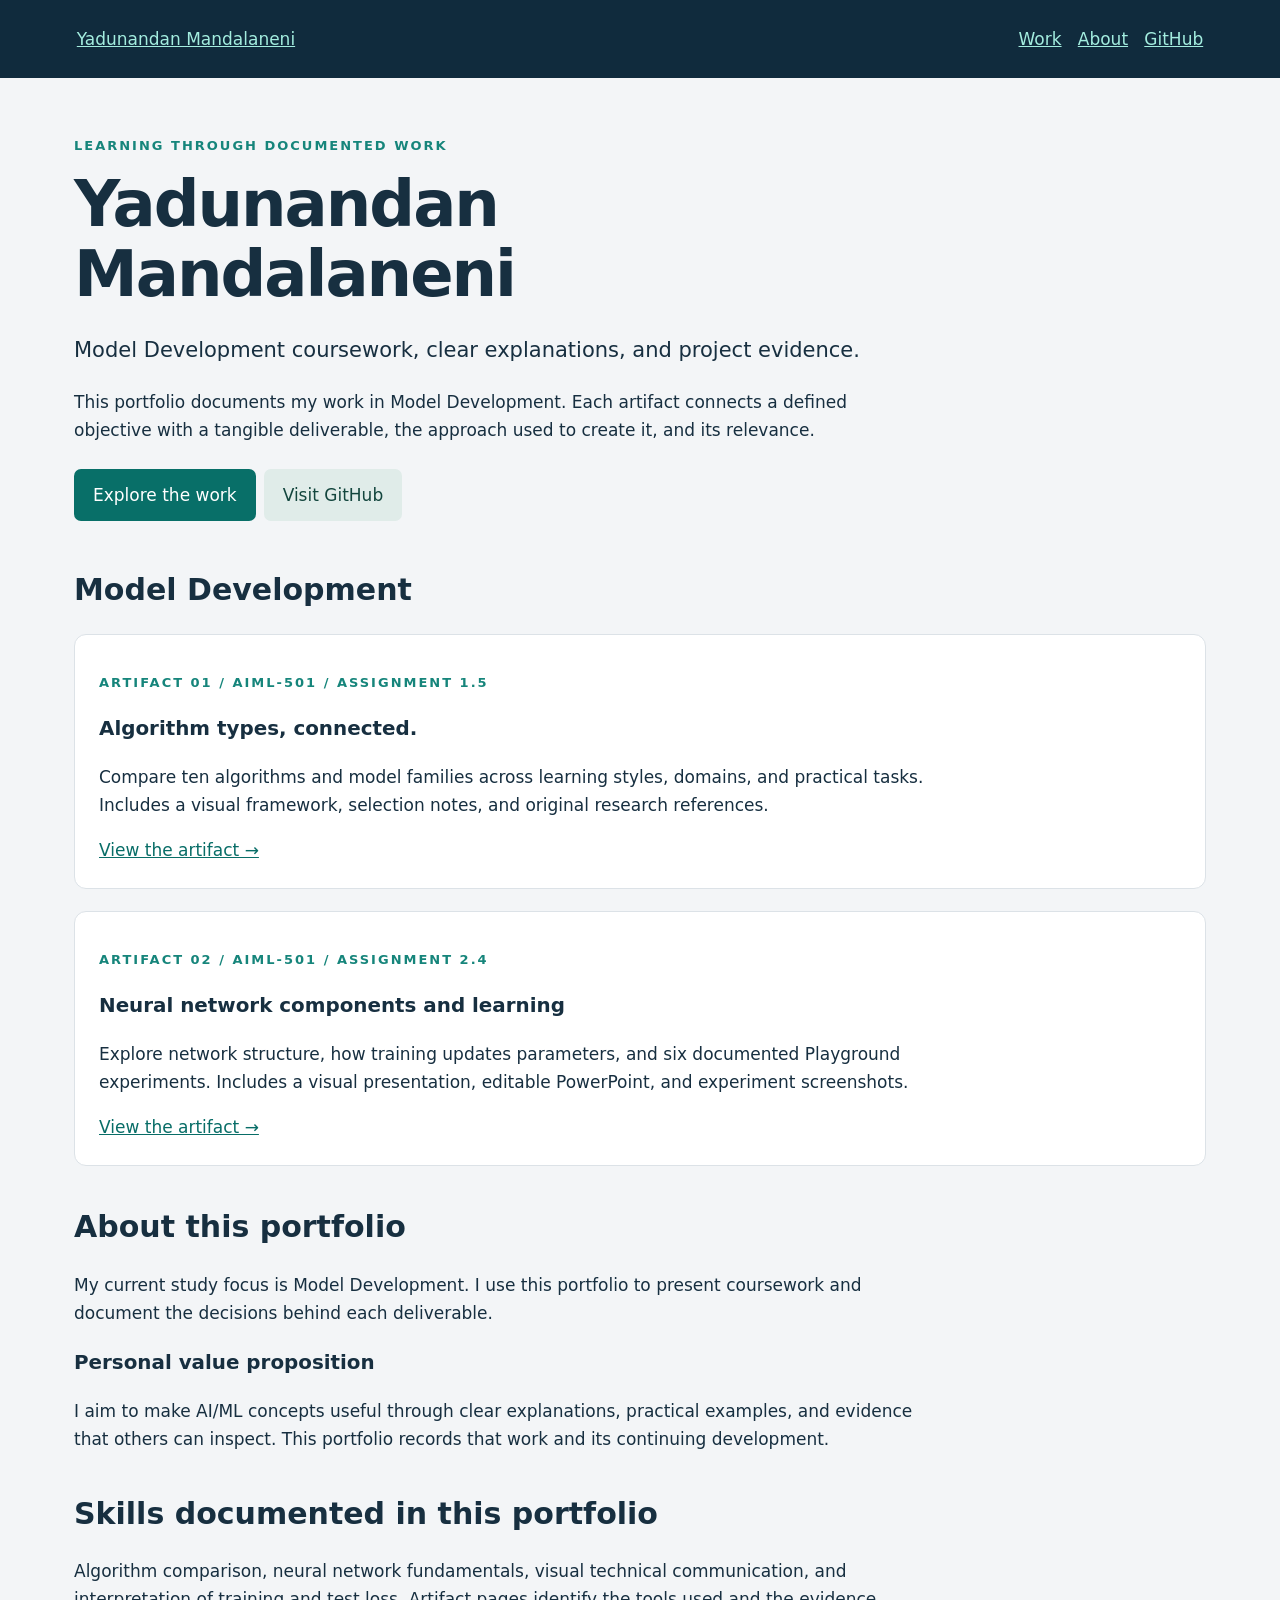
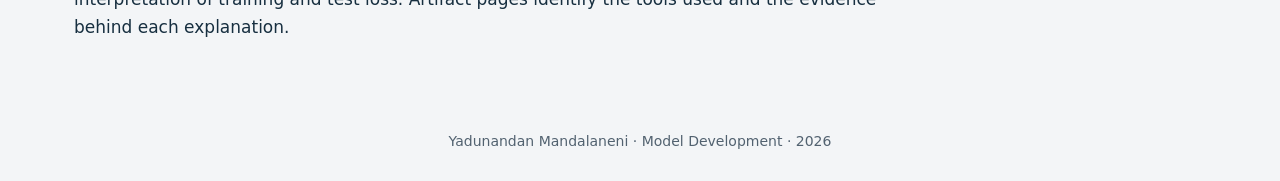
<file: index.html>
<!doctype html><html lang="en"><head><meta charset="utf-8"><meta name="viewport" content="width=device-width,initial-scale=1"><title>Model Development Portfolio | Yadunandan Mandalaneni</title><meta name="description" content="Model Development Portfolio - Model Development coursework and project evidence."><link rel="stylesheet" href="styles.css"></head><body><header><nav><a href="index.html">Yadunandan Mandalaneni</a><span><a href="index.html#work">Work</a> &nbsp; <a href="index.html#about">About</a> &nbsp; <a href="https://github.com/Nandan09-12">GitHub</a></span></nav></header><main><p class="eyebrow">Learning through documented work</p><h1>Yadunandan<br>Mandalaneni</h1><p class="lead">Model Development coursework, clear explanations, and project evidence.</p><p>This portfolio documents my work in Model Development. Each artifact connects a defined objective with a tangible deliverable, the approach used to create it, and its relevance.</p><a class="button" href="#work">Explore the work</a><a class="button secondary" href="https://github.com/Nandan09-12">Visit GitHub</a><section id="work"><h2>Model Development</h2><article class="panel"><p class="eyebrow">Artifact 01 / AIML-501 / Assignment 1.5</p><h3>Algorithm types, connected.</h3><p>Compare ten algorithms and model families across learning styles, domains, and practical tasks. Includes a visual framework, selection notes, and original research references.</p><a href="courses/model-development/algorithm-types/index.html">View the artifact →</a></article><article class="panel"><p class="eyebrow">Artifact 02 / AIML-501 / Assignment 2.4</p><h3>Neural network components and learning</h3><p>Explore network structure, how training updates parameters, and six documented Playground experiments. Includes a visual presentation, editable PowerPoint, and experiment screenshots.</p><a href="courses/model-development/neural-network-components/">View the artifact →</a></article></section><section id="about"><h2>About this portfolio</h2><p>My current study focus is Model Development. I use this portfolio to present coursework and document the decisions behind each deliverable.</p><h3>Personal value proposition</h3><p>I aim to make AI/ML concepts useful through clear explanations, practical examples, and evidence that others can inspect. This portfolio records that work and its continuing development.</p></section><section id="skills"><h2>Skills documented in this portfolio</h2><p>Algorithm comparison, neural network fundamentals, visual technical communication, and interpretation of training and test loss. Artifact pages identify the tools used and the evidence behind each explanation.</p></section></main><footer>Yadunandan Mandalaneni · Model Development · 2026</footer></body></html>
</file>
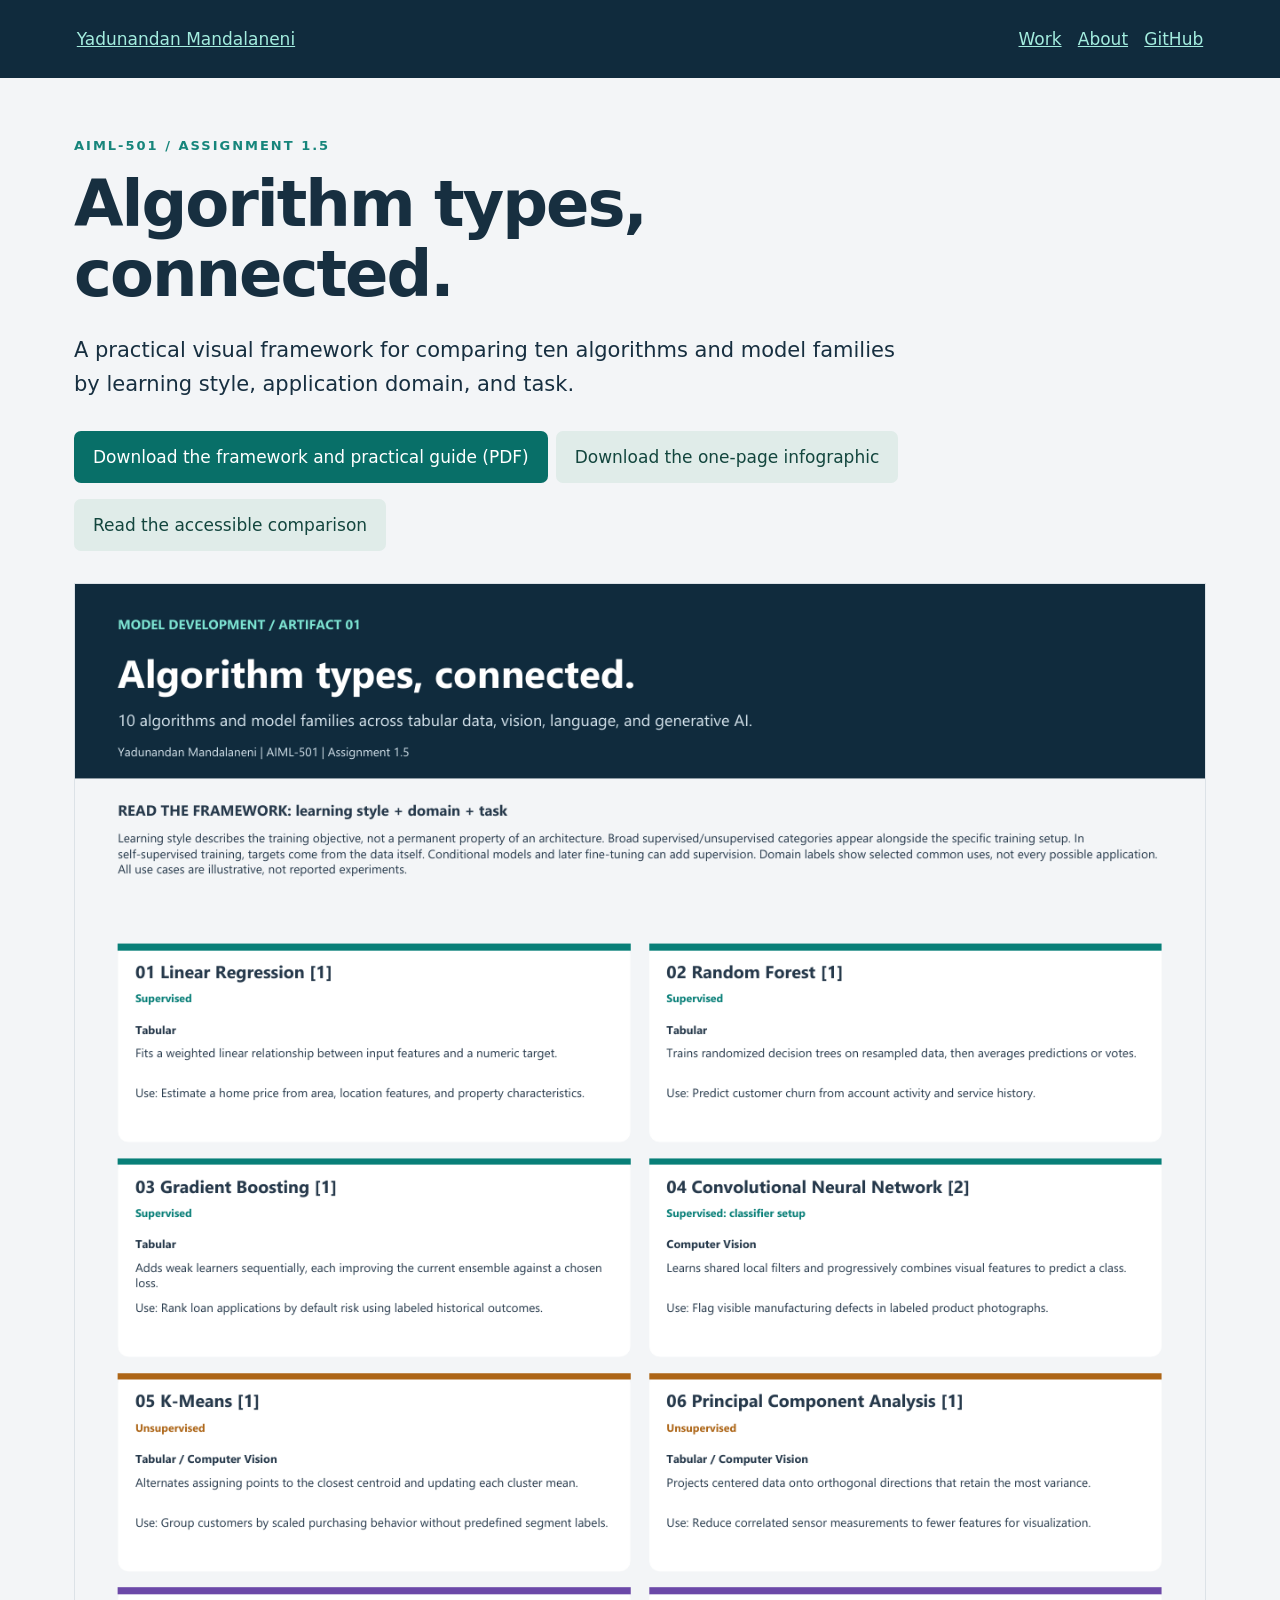
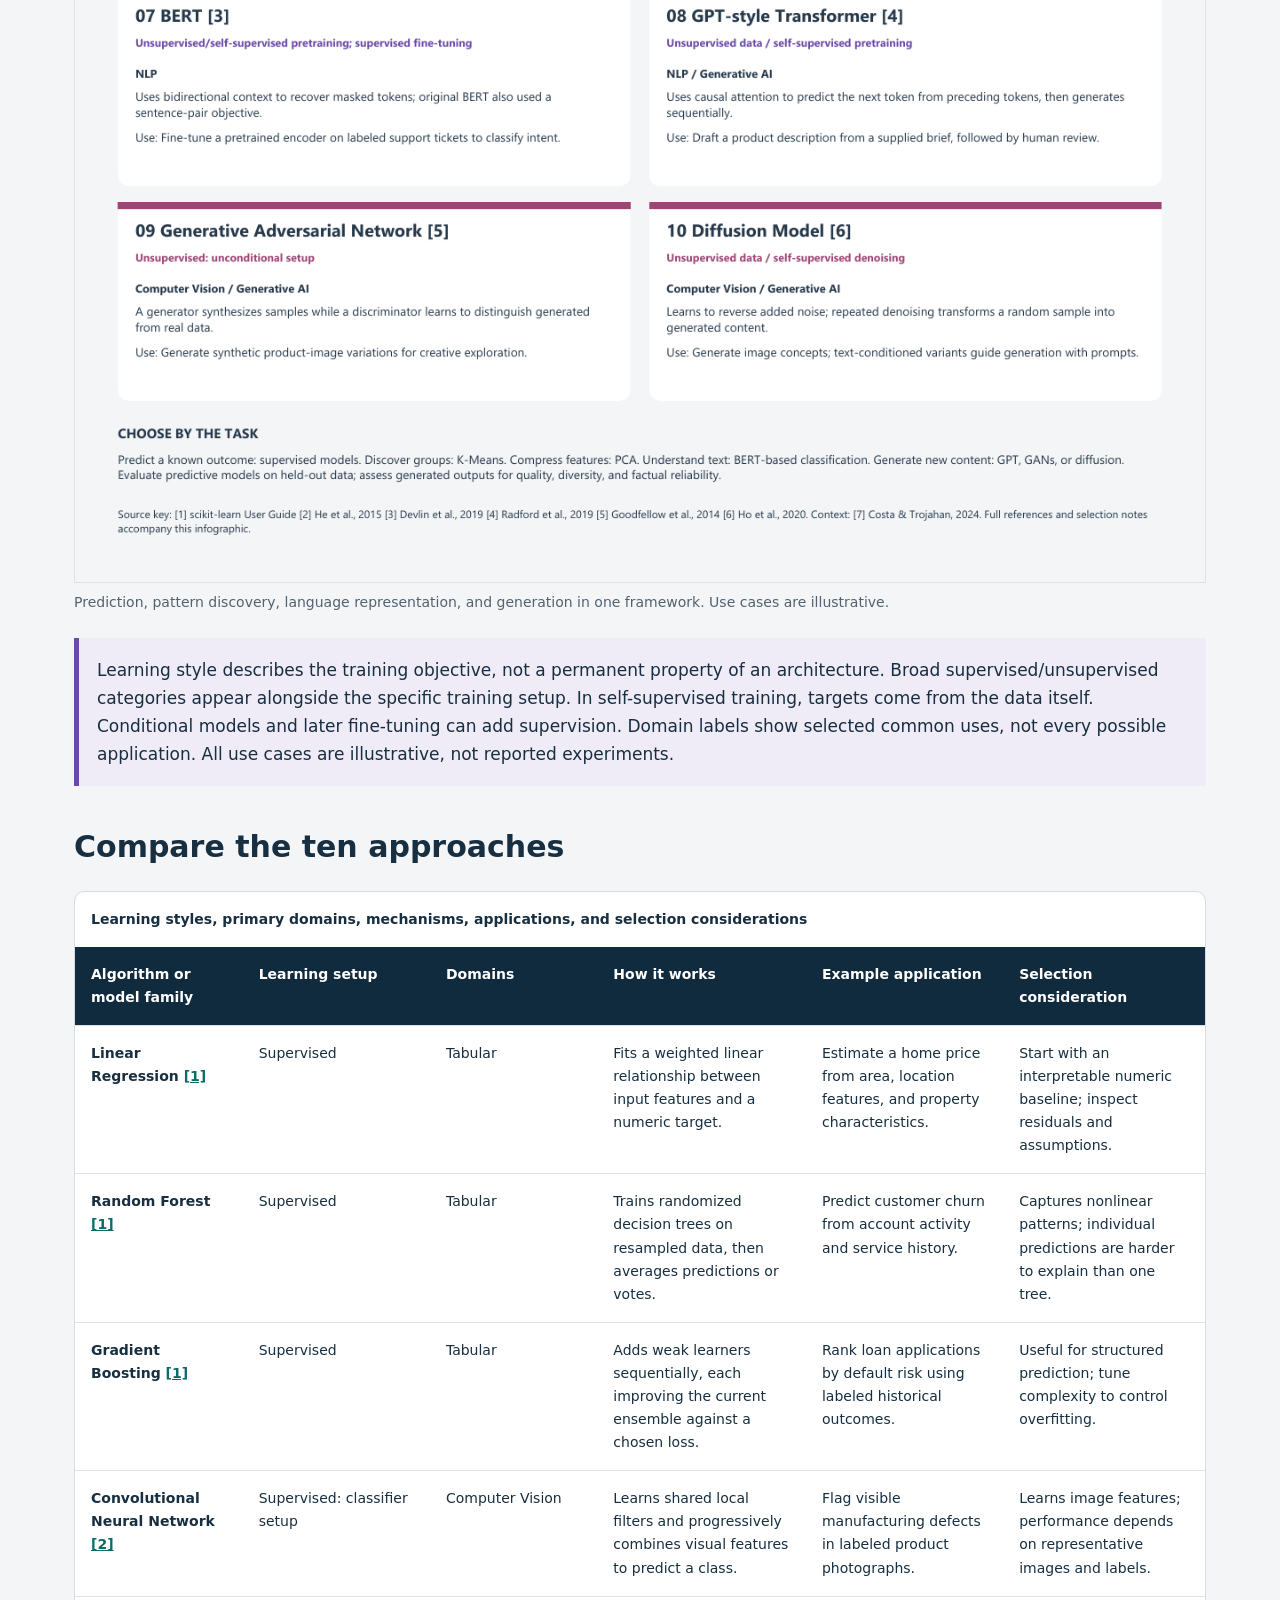
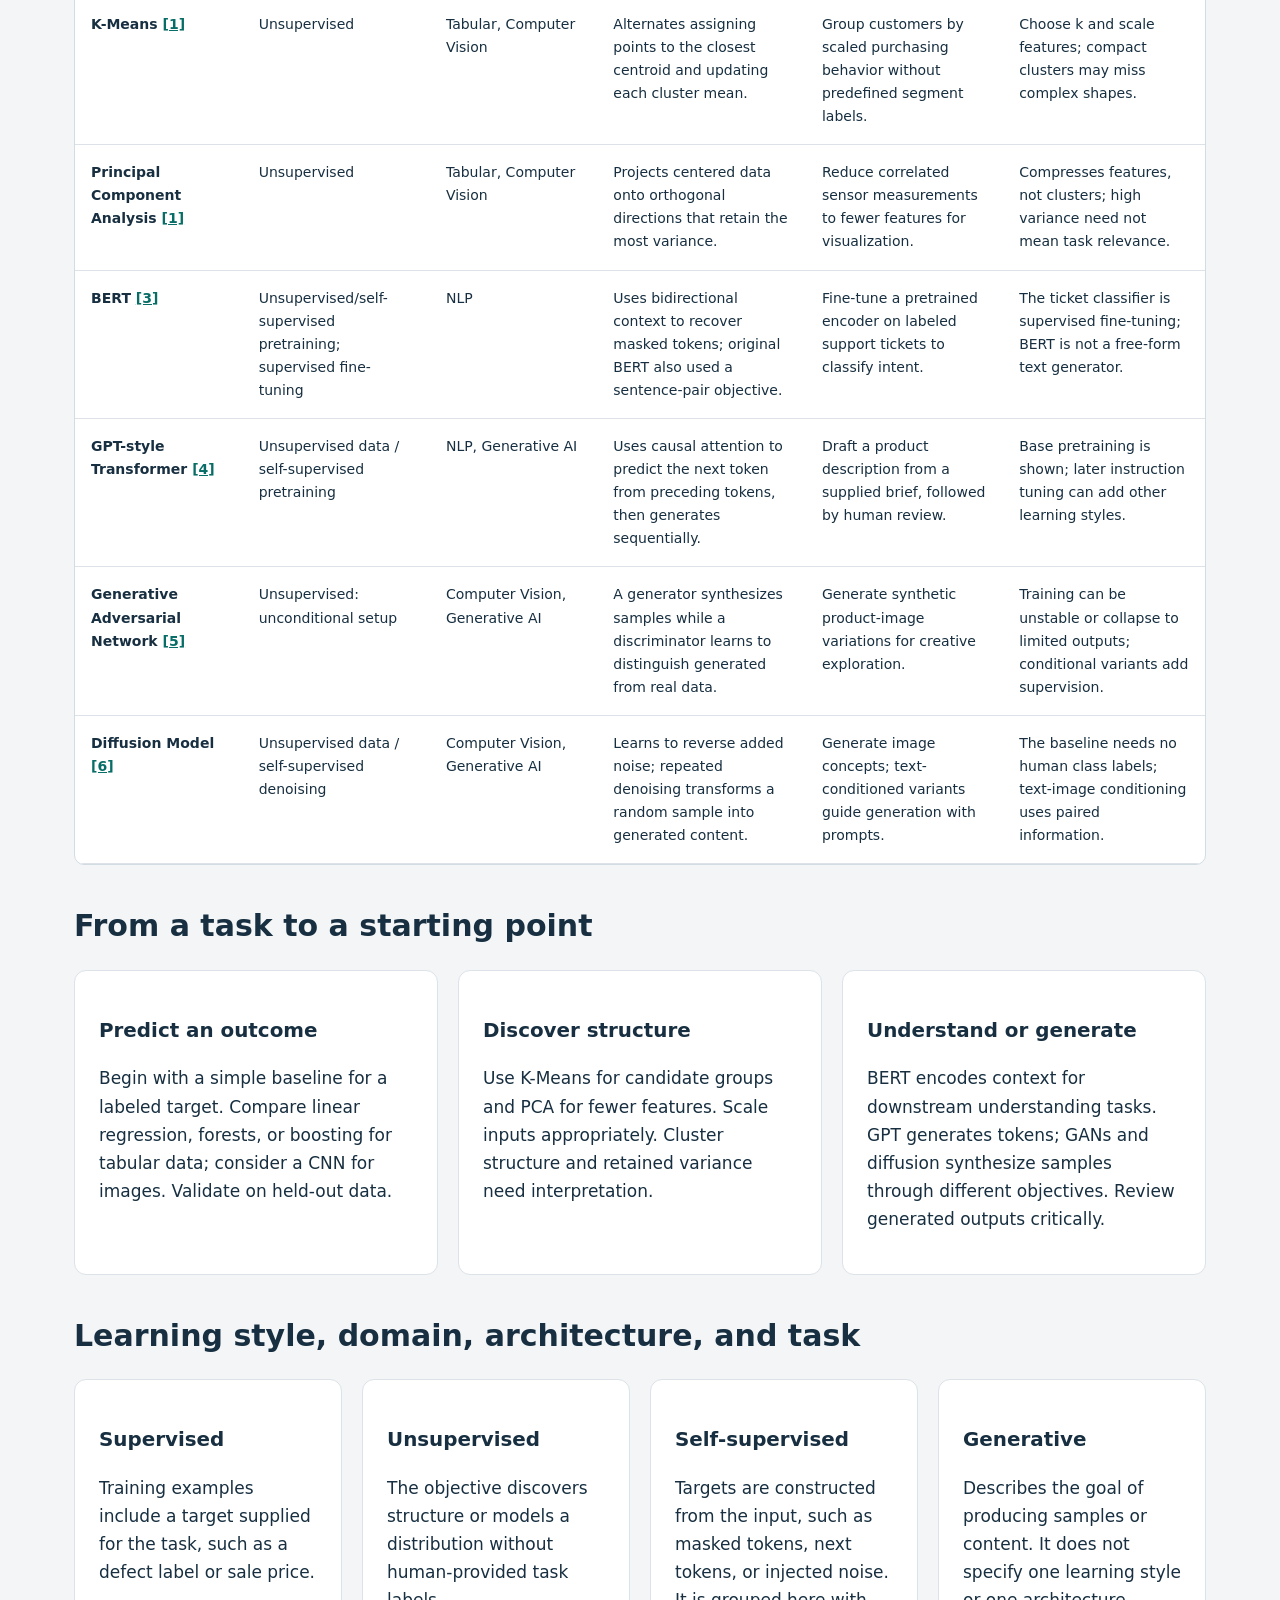
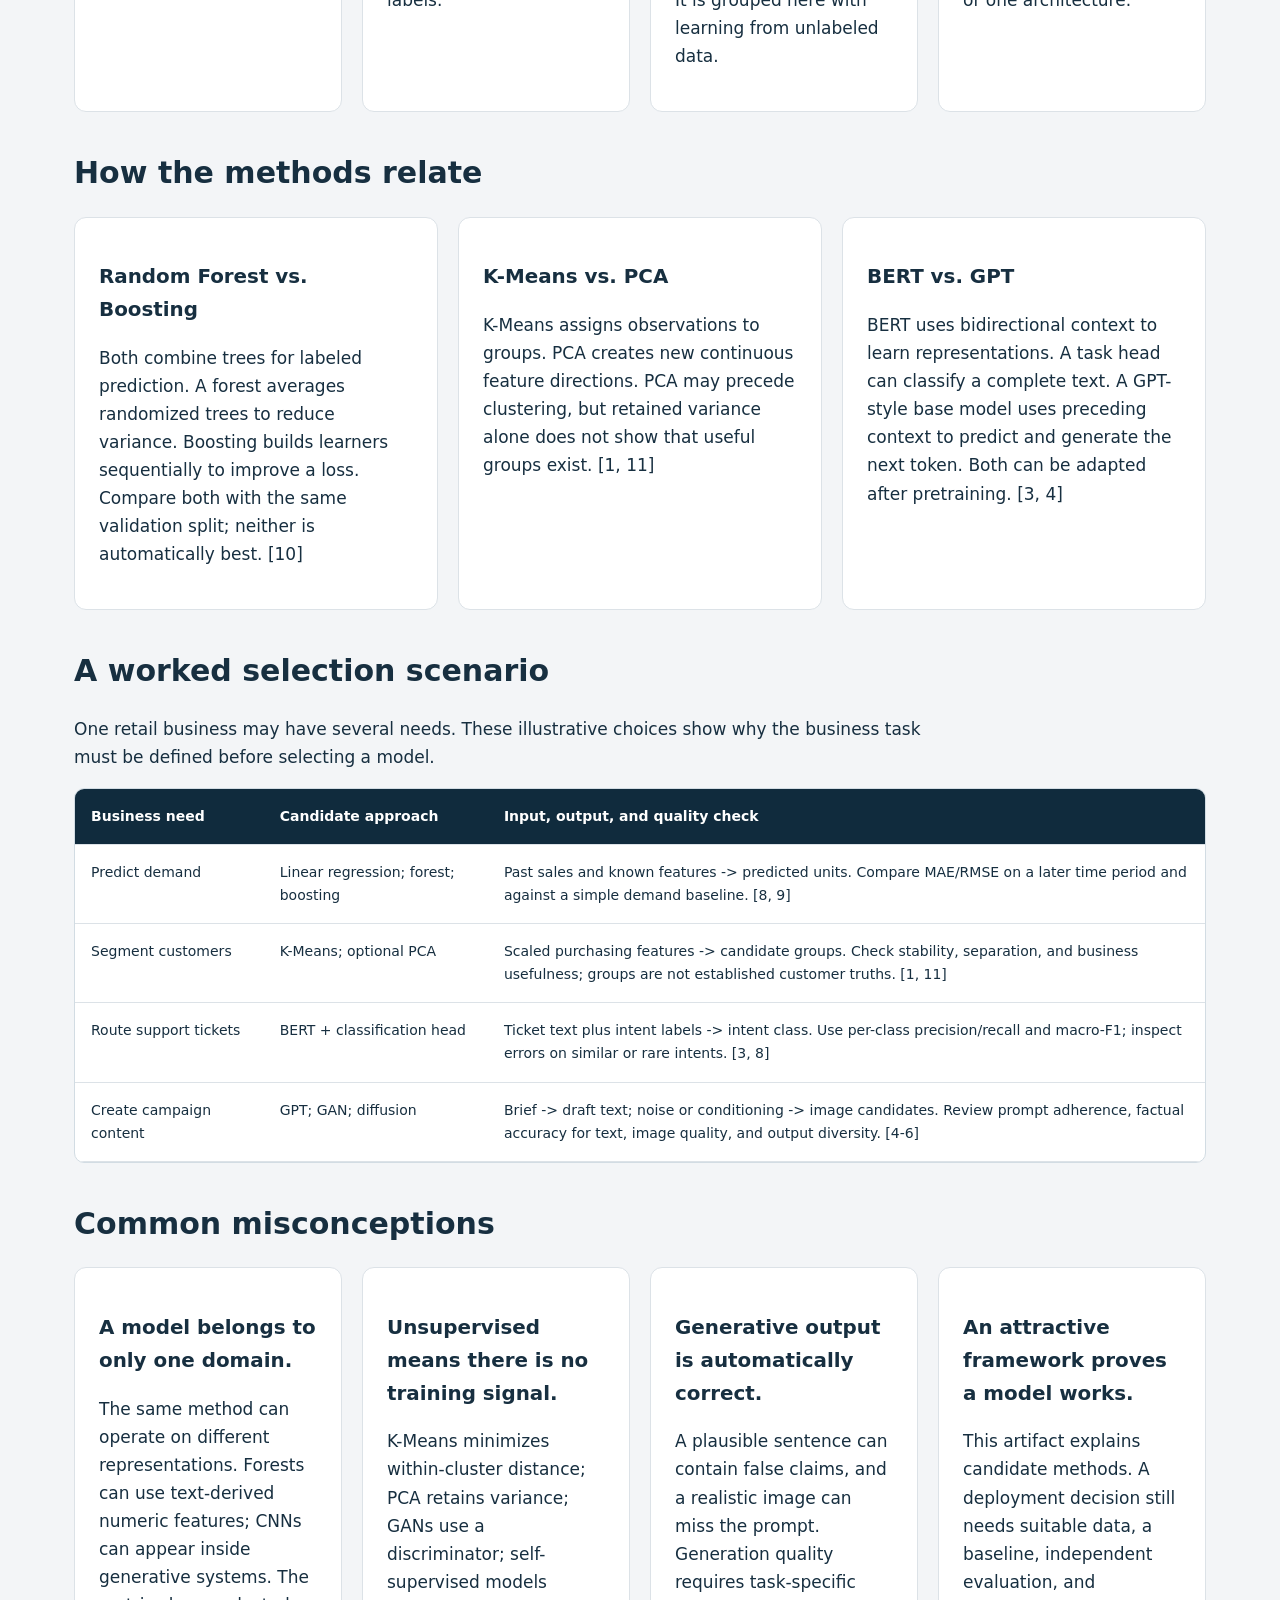
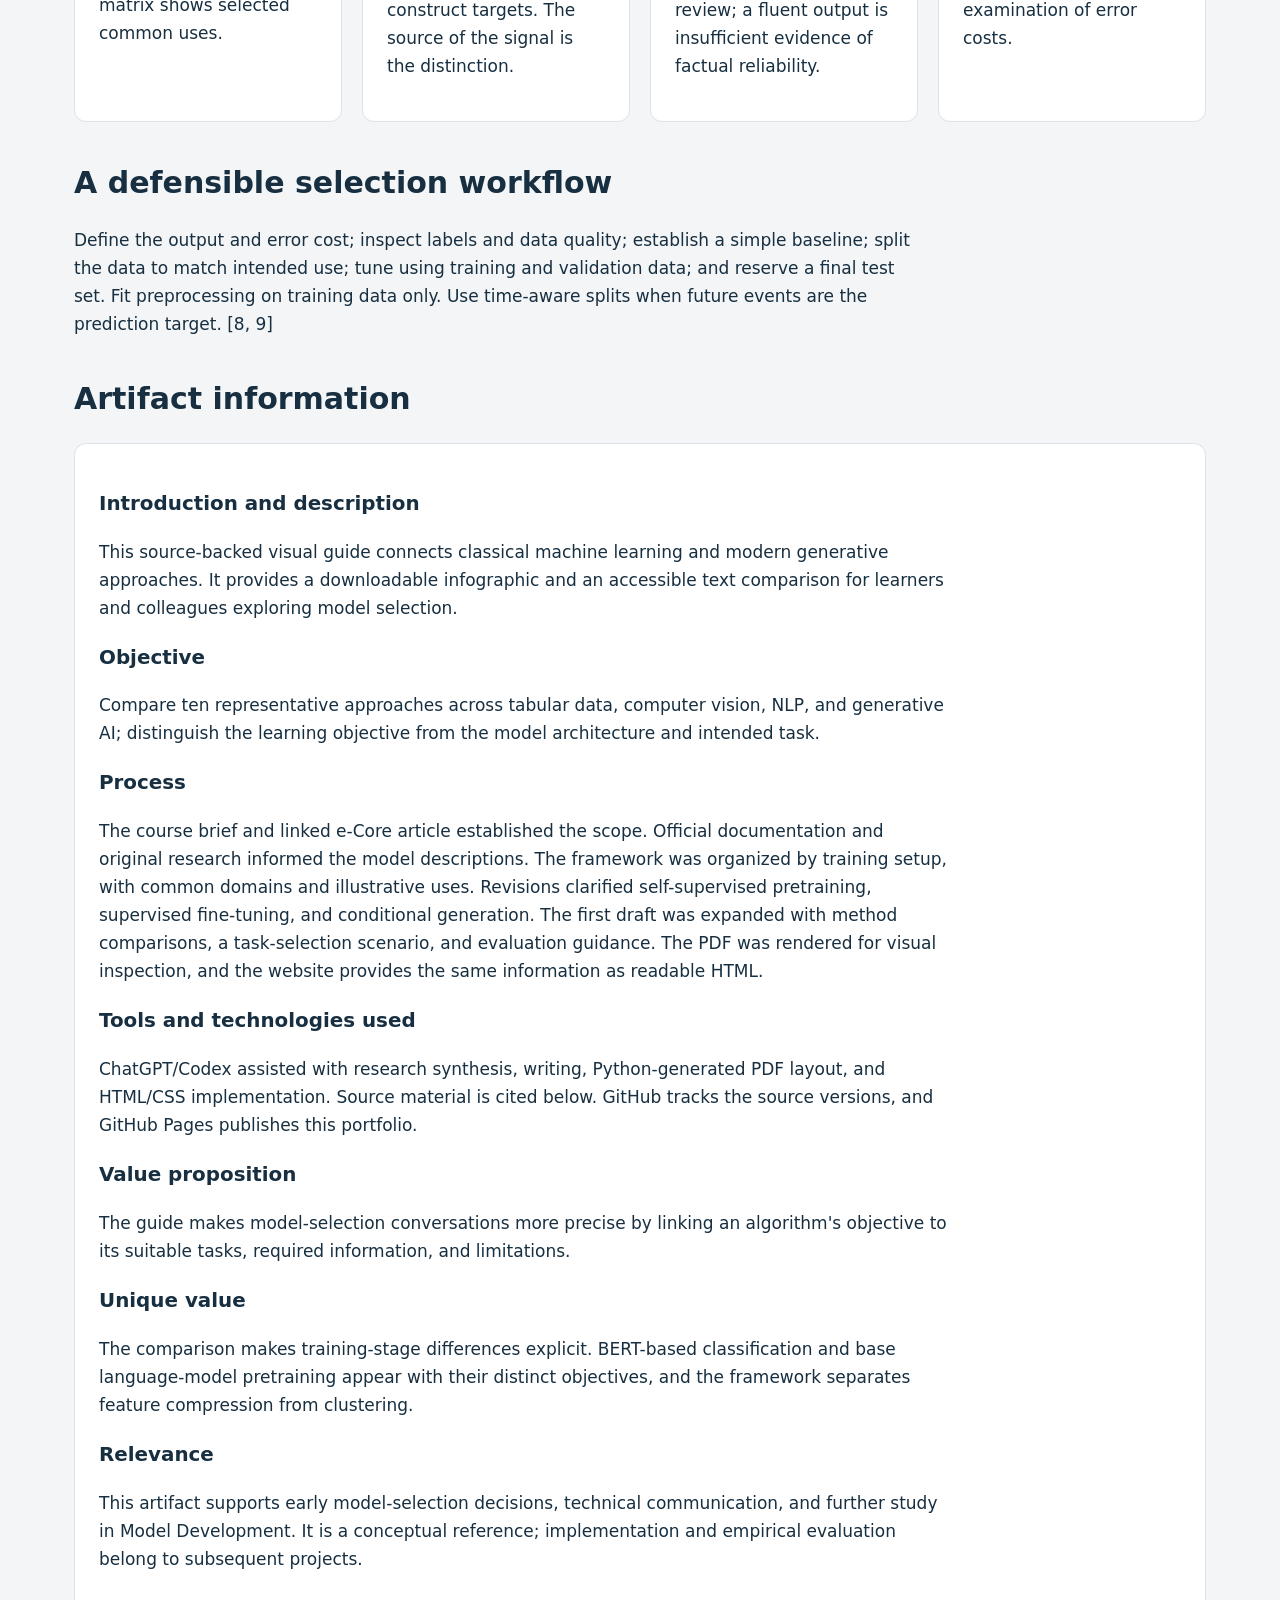
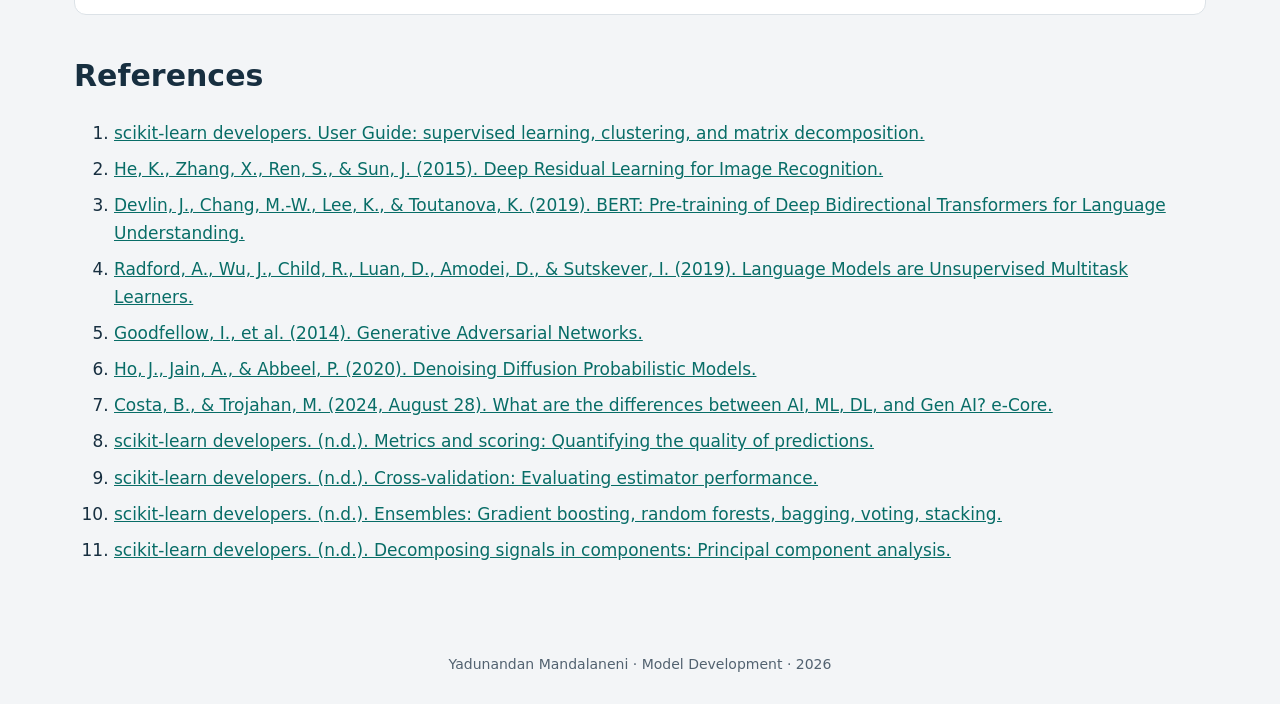
<file: courses/model-development/algorithm-types/index.html>
<!doctype html><html lang="en"><head><meta charset="utf-8"><meta name="viewport" content="width=device-width,initial-scale=1"><title>Algorithm Types | Yadunandan Mandalaneni</title><meta name="description" content="Algorithm Types - Model Development coursework and project evidence."><link rel="stylesheet" href="../../../styles.css"></head><body><header><nav><a href="../../../index.html">Yadunandan Mandalaneni</a><span><a href="../../../index.html#work">Work</a> &nbsp; <a href="../../../index.html#about">About</a> &nbsp; <a href="https://github.com/Nandan09-12">GitHub</a></span></nav></header><main><p class="eyebrow">AIML-501 / Assignment 1.5</p><h1>Algorithm types,<br>connected.</h1><p class="lead">A practical visual framework for comparing ten algorithms and model families by learning style, application domain, and task.</p><a class="button" href="algorithm-types-framework.pdf">Download the framework and practical guide (PDF)</a><a class="button secondary" href="algorithm-types-infographic.pdf">Download the one-page infographic</a><a class="button secondary" href="#comparison">Read the accessible comparison</a><figure><img src="algorithm-types-framework.png" alt="Ten-algorithm infographic. The complete explanations and use cases are available in the comparison table below."><figcaption>Prediction, pattern discovery, language representation, and generation in one framework. Use cases are illustrative.</figcaption></figure><div class="note">Learning style describes the training objective, not a permanent property of an architecture. Broad supervised/unsupervised categories appear alongside the specific training setup. In self-supervised training, targets come from the data itself. Conditional models and later fine-tuning can add supervision. Domain labels show selected common uses, not every possible application. All use cases are illustrative, not reported experiments.</div><h2 id="comparison">Compare the ten approaches</h2><div class="scroll" tabindex="0" role="region" aria-label="Scrollable algorithm comparison"><table><caption>Learning styles, primary domains, mechanisms, applications, and selection considerations</caption><thead><tr><th>Algorithm or model family</th><th>Learning setup</th><th>Domains</th><th>How it works</th><th>Example application</th><th>Selection consideration</th></tr></thead><tbody><tr><th scope="row">Linear Regression <a href="#ref-1">[1]</a></th><td>Supervised</td><td>Tabular</td><td>Fits a weighted linear relationship between input features and a numeric target.</td><td>Estimate a home price from area, location features, and property characteristics.</td><td>Start with an interpretable numeric baseline; inspect residuals and assumptions.</td></tr><tr><th scope="row">Random Forest <a href="#ref-1">[1]</a></th><td>Supervised</td><td>Tabular</td><td>Trains randomized decision trees on resampled data, then averages predictions or votes.</td><td>Predict customer churn from account activity and service history.</td><td>Captures nonlinear patterns; individual predictions are harder to explain than one tree.</td></tr><tr><th scope="row">Gradient Boosting <a href="#ref-1">[1]</a></th><td>Supervised</td><td>Tabular</td><td>Adds weak learners sequentially, each improving the current ensemble against a chosen loss.</td><td>Rank loan applications by default risk using labeled historical outcomes.</td><td>Useful for structured prediction; tune complexity to control overfitting.</td></tr><tr><th scope="row">Convolutional Neural Network <a href="#ref-2">[2]</a></th><td>Supervised: classifier setup</td><td>Computer Vision</td><td>Learns shared local filters and progressively combines visual features to predict a class.</td><td>Flag visible manufacturing defects in labeled product photographs.</td><td>Learns image features; performance depends on representative images and labels.</td></tr><tr><th scope="row">K-Means <a href="#ref-1">[1]</a></th><td>Unsupervised</td><td>Tabular, Computer Vision</td><td>Alternates assigning points to the closest centroid and updating each cluster mean.</td><td>Group customers by scaled purchasing behavior without predefined segment labels.</td><td>Choose k and scale features; compact clusters may miss complex shapes.</td></tr><tr><th scope="row">Principal Component Analysis <a href="#ref-1">[1]</a></th><td>Unsupervised</td><td>Tabular, Computer Vision</td><td>Projects centered data onto orthogonal directions that retain the most variance.</td><td>Reduce correlated sensor measurements to fewer features for visualization.</td><td>Compresses features, not clusters; high variance need not mean task relevance.</td></tr><tr><th scope="row">BERT <a href="#ref-3">[3]</a></th><td>Unsupervised/self-supervised pretraining; supervised fine-tuning</td><td>NLP</td><td>Uses bidirectional context to recover masked tokens; original BERT also used a sentence-pair objective.</td><td>Fine-tune a pretrained encoder on labeled support tickets to classify intent.</td><td>The ticket classifier is supervised fine-tuning; BERT is not a free-form text generator.</td></tr><tr><th scope="row">GPT-style Transformer <a href="#ref-4">[4]</a></th><td>Unsupervised data / self-supervised pretraining</td><td>NLP, Generative AI</td><td>Uses causal attention to predict the next token from preceding tokens, then generates sequentially.</td><td>Draft a product description from a supplied brief, followed by human review.</td><td>Base pretraining is shown; later instruction tuning can add other learning styles.</td></tr><tr><th scope="row">Generative Adversarial Network <a href="#ref-5">[5]</a></th><td>Unsupervised: unconditional setup</td><td>Computer Vision, Generative AI</td><td>A generator synthesizes samples while a discriminator learns to distinguish generated from real data.</td><td>Generate synthetic product-image variations for creative exploration.</td><td>Training can be unstable or collapse to limited outputs; conditional variants add supervision.</td></tr><tr><th scope="row">Diffusion Model <a href="#ref-6">[6]</a></th><td>Unsupervised data / self-supervised denoising</td><td>Computer Vision, Generative AI</td><td>Learns to reverse added noise; repeated denoising transforms a random sample into generated content.</td><td>Generate image concepts; text-conditioned variants guide generation with prompts.</td><td>The baseline needs no human class labels; text-image conditioning uses paired information.</td></tr></tbody></table></div><h2>From a task to a starting point</h2><div class="cards"><section class="panel"><h3>Predict an outcome</h3><p>Begin with a simple baseline for a labeled target. Compare linear regression, forests, or boosting for tabular data; consider a CNN for images. Validate on held-out data.</p></section><section class="panel"><h3>Discover structure</h3><p>Use K-Means for candidate groups and PCA for fewer features. Scale inputs appropriately. Cluster structure and retained variance need interpretation.</p></section><section class="panel"><h3>Understand or generate</h3><p>BERT encodes context for downstream understanding tasks. GPT generates tokens; GANs and diffusion synthesize samples through different objectives. Review generated outputs critically.</p></section></div><h2>Learning style, domain, architecture, and task</h2><div class="cards"><section class="panel"><h3>Supervised</h3><p>Training examples include a target supplied for the task, such as a defect label or sale price.</p></section><section class="panel"><h3>Unsupervised</h3><p>The objective discovers structure or models a distribution without human-provided task labels.</p></section><section class="panel"><h3>Self-supervised</h3><p>Targets are constructed from the input, such as masked tokens, next tokens, or injected noise. It is grouped here with learning from unlabeled data.</p></section><section class="panel"><h3>Generative</h3><p>Describes the goal of producing samples or content. It does not specify one learning style or one architecture.</p></section></div><h2>How the methods relate</h2><div class="cards"><section class="panel"><h3>Random Forest vs. Boosting</h3><p>Both combine trees for labeled prediction. A forest averages randomized trees to reduce variance. Boosting builds learners sequentially to improve a loss. Compare both with the same validation split; neither is automatically best. [10]</p></section><section class="panel"><h3>K-Means vs. PCA</h3><p>K-Means assigns observations to groups. PCA creates new continuous feature directions. PCA may precede clustering, but retained variance alone does not show that useful groups exist. [1, 11]</p></section><section class="panel"><h3>BERT vs. GPT</h3><p>BERT uses bidirectional context to learn representations. A task head can classify a complete text. A GPT-style base model uses preceding context to predict and generate the next token. Both can be adapted after pretraining. [3, 4]</p></section></div><h2>A worked selection scenario</h2><p>One retail business may have several needs. These illustrative choices show why the business task must be defined before selecting a model.</p><div class="scroll" tabindex="0" role="region" aria-label="Retail task comparison"><table><thead><tr><th>Business need</th><th>Candidate approach</th><th>Input, output, and quality check</th></tr></thead><tbody><tr><td>Predict demand</td><td>Linear regression; forest; boosting</td><td>Past sales and known features -&gt; predicted units. Compare MAE/RMSE on a later time period and against a simple demand baseline. [8, 9]</td></tr><tr><td>Segment customers</td><td>K-Means; optional PCA</td><td>Scaled purchasing features -&gt; candidate groups. Check stability, separation, and business usefulness; groups are not established customer truths. [1, 11]</td></tr><tr><td>Route support tickets</td><td>BERT + classification head</td><td>Ticket text plus intent labels -&gt; intent class. Use per-class precision/recall and macro-F1; inspect errors on similar or rare intents. [3, 8]</td></tr><tr><td>Create campaign content</td><td>GPT; GAN; diffusion</td><td>Brief -&gt; draft text; noise or conditioning -&gt; image candidates. Review prompt adherence, factual accuracy for text, image quality, and output diversity. [4-6]</td></tr></tbody></table></div><h2>Common misconceptions</h2><div class="cards"><section class="panel"><h3>A model belongs to only one domain.</h3><p>The same method can operate on different representations. Forests can use text-derived numeric features; CNNs can appear inside generative systems. The matrix shows selected common uses.</p></section><section class="panel"><h3>Unsupervised means there is no training signal.</h3><p>K-Means minimizes within-cluster distance; PCA retains variance; GANs use a discriminator; self-supervised models construct targets. The source of the signal is the distinction.</p></section><section class="panel"><h3>Generative output is automatically correct.</h3><p>A plausible sentence can contain false claims, and a realistic image can miss the prompt. Generation quality requires task-specific review; a fluent output is insufficient evidence of factual reliability.</p></section><section class="panel"><h3>An attractive framework proves a model works.</h3><p>This artifact explains candidate methods. A deployment decision still needs suitable data, a baseline, independent evaluation, and examination of error costs.</p></section></div><h2>A defensible selection workflow</h2><p>Define the output and error cost; inspect labels and data quality; establish a simple baseline; split the data to match intended use; tune using training and validation data; and reserve a final test set. Fit preprocessing on training data only. Use time-aware splits when future events are the prediction target. [8, 9]</p><h2>Artifact information</h2><section class="panel"><h3>Introduction and description</h3><p>This source-backed visual guide connects classical machine learning and modern generative approaches. It provides a downloadable infographic and an accessible text comparison for learners and colleagues exploring model selection.</p><h3>Objective</h3><p>Compare ten representative approaches across tabular data, computer vision, NLP, and generative AI; distinguish the learning objective from the model architecture and intended task.</p><h3>Process</h3><p>The course brief and linked e-Core article established the scope. Official documentation and original research informed the model descriptions. The framework was organized by training setup, with common domains and illustrative uses. Revisions clarified self-supervised pretraining, supervised fine-tuning, and conditional generation. The first draft was expanded with method comparisons, a task-selection scenario, and evaluation guidance. The PDF was rendered for visual inspection, and the website provides the same information as readable HTML.</p><h3>Tools and technologies used</h3><p>ChatGPT/Codex assisted with research synthesis, writing, Python-generated PDF layout, and HTML/CSS implementation. Source material is cited below. GitHub tracks the source versions, and GitHub Pages publishes this portfolio.</p><h3>Value proposition</h3><p>The guide makes model-selection conversations more precise by linking an algorithm's objective to its suitable tasks, required information, and limitations.</p><h3>Unique value</h3><p>The comparison makes training-stage differences explicit. BERT-based classification and base language-model pretraining appear with their distinct objectives, and the framework separates feature compression from clustering.</p><h3>Relevance</h3><p>This artifact supports early model-selection decisions, technical communication, and further study in Model Development. It is a conceptual reference; implementation and empirical evaluation belong to subsequent projects.</p></section><h2>References</h2><ol><li id="ref-1" value="1"><a href="https://scikit-learn.org/stable/user_guide.html">scikit-learn developers. User Guide: supervised learning, clustering, and matrix decomposition.</a></li><li id="ref-2" value="2"><a href="https://arxiv.org/abs/1512.03385">He, K., Zhang, X., Ren, S., &amp; Sun, J. (2015). Deep Residual Learning for Image Recognition.</a></li><li id="ref-3" value="3"><a href="https://arxiv.org/abs/1810.04805">Devlin, J., Chang, M.-W., Lee, K., &amp; Toutanova, K. (2019). BERT: Pre-training of Deep Bidirectional Transformers for Language Understanding.</a></li><li id="ref-4" value="4"><a href="https://cdn.openai.com/better-language-models/language_models_are_unsupervised_multitask_learners.pdf">Radford, A., Wu, J., Child, R., Luan, D., Amodei, D., &amp; Sutskever, I. (2019). Language Models are Unsupervised Multitask Learners.</a></li><li id="ref-5" value="5"><a href="https://arxiv.org/abs/1406.2661">Goodfellow, I., et al. (2014). Generative Adversarial Networks.</a></li><li id="ref-6" value="6"><a href="https://arxiv.org/abs/2006.11239">Ho, J., Jain, A., &amp; Abbeel, P. (2020). Denoising Diffusion Probabilistic Models.</a></li><li id="ref-7" value="7"><a href="https://www.e-core.com/na-en/articles/differences-between-ai-ml-dl-gen-ai">Costa, B., &amp; Trojahan, M. (2024, August 28). What are the differences between AI, ML, DL, and Gen AI? e-Core.</a></li><li id="ref-8" value="8"><a href="https://scikit-learn.org/stable/modules/model_evaluation.html">scikit-learn developers. (n.d.). Metrics and scoring: Quantifying the quality of predictions.</a></li><li id="ref-9" value="9"><a href="https://scikit-learn.org/stable/modules/cross_validation.html">scikit-learn developers. (n.d.). Cross-validation: Evaluating estimator performance.</a></li><li id="ref-10" value="10"><a href="https://scikit-learn.org/stable/modules/ensemble.html">scikit-learn developers. (n.d.). Ensembles: Gradient boosting, random forests, bagging, voting, stacking.</a></li><li id="ref-11" value="11"><a href="https://scikit-learn.org/stable/modules/decomposition.html#pca">scikit-learn developers. (n.d.). Decomposing signals in components: Principal component analysis.</a></li></ol></main><footer>Yadunandan Mandalaneni · Model Development · 2026</footer></body></html>
</file>
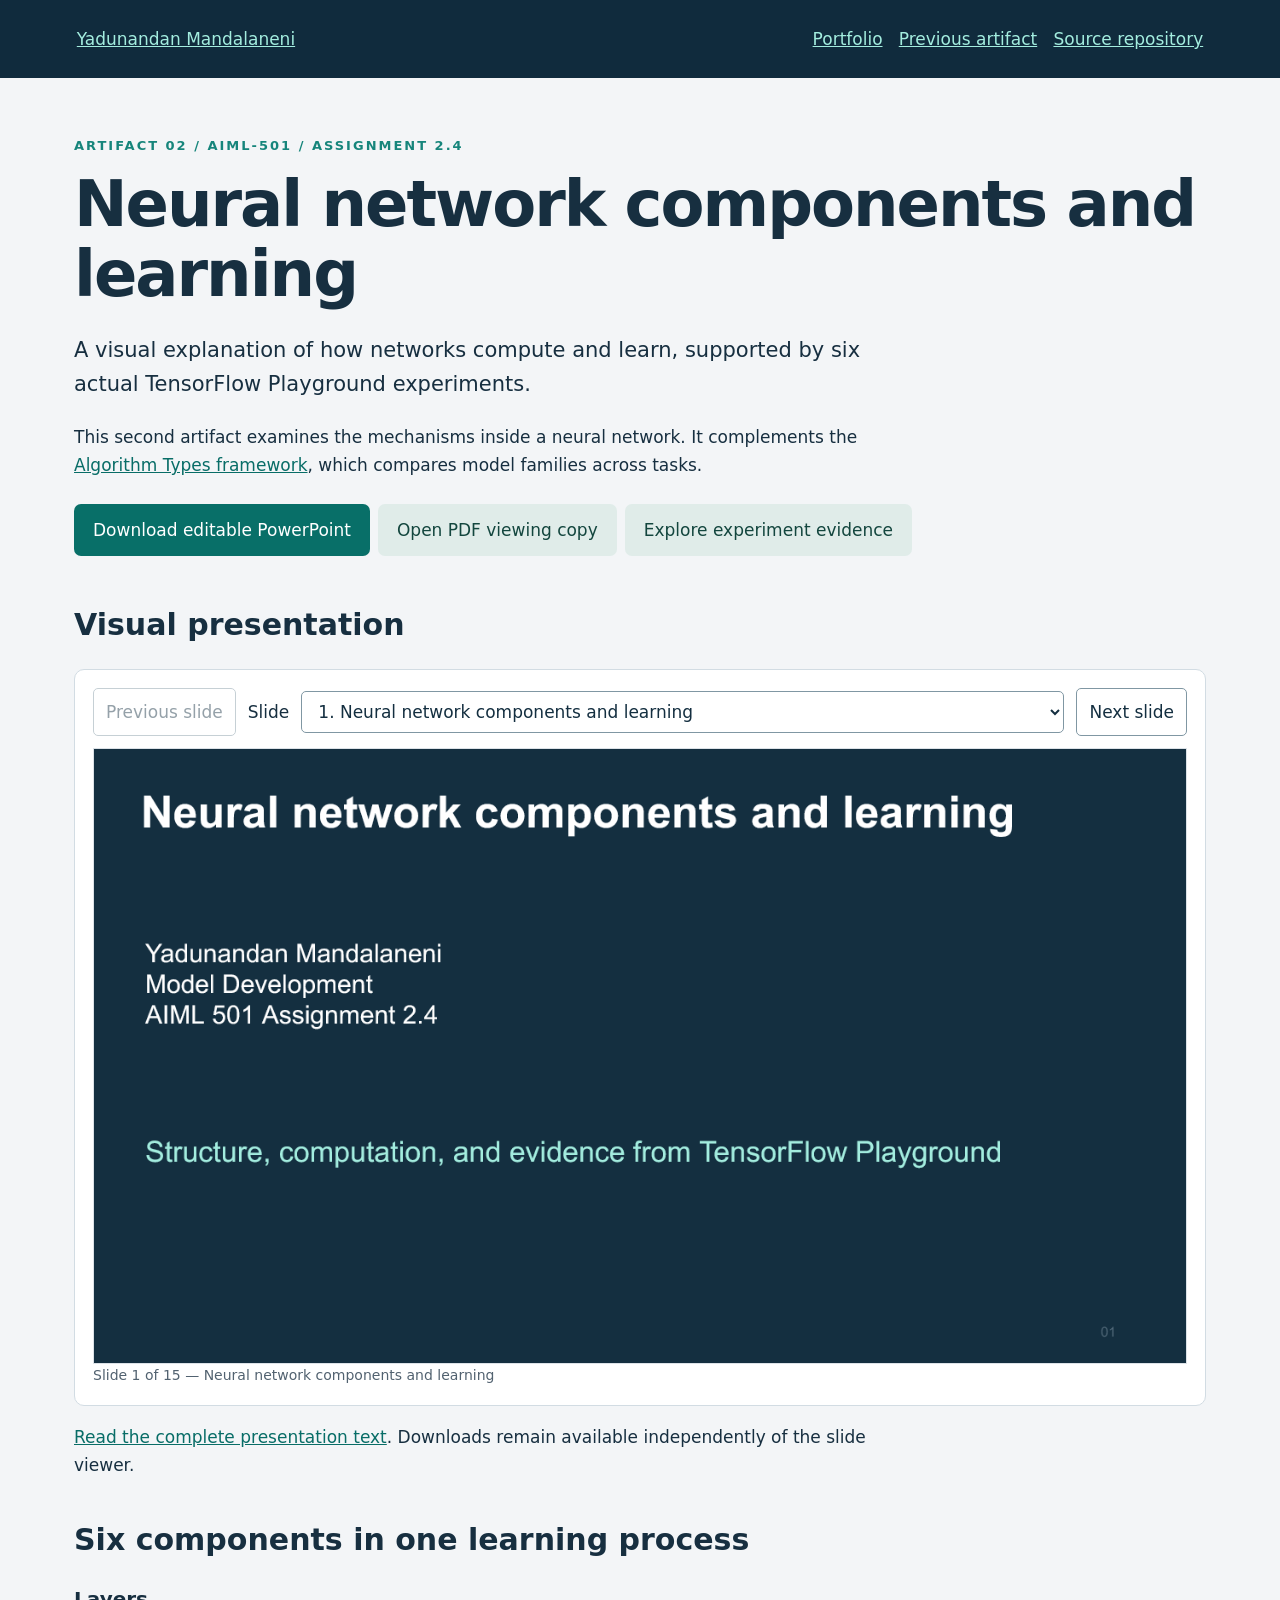
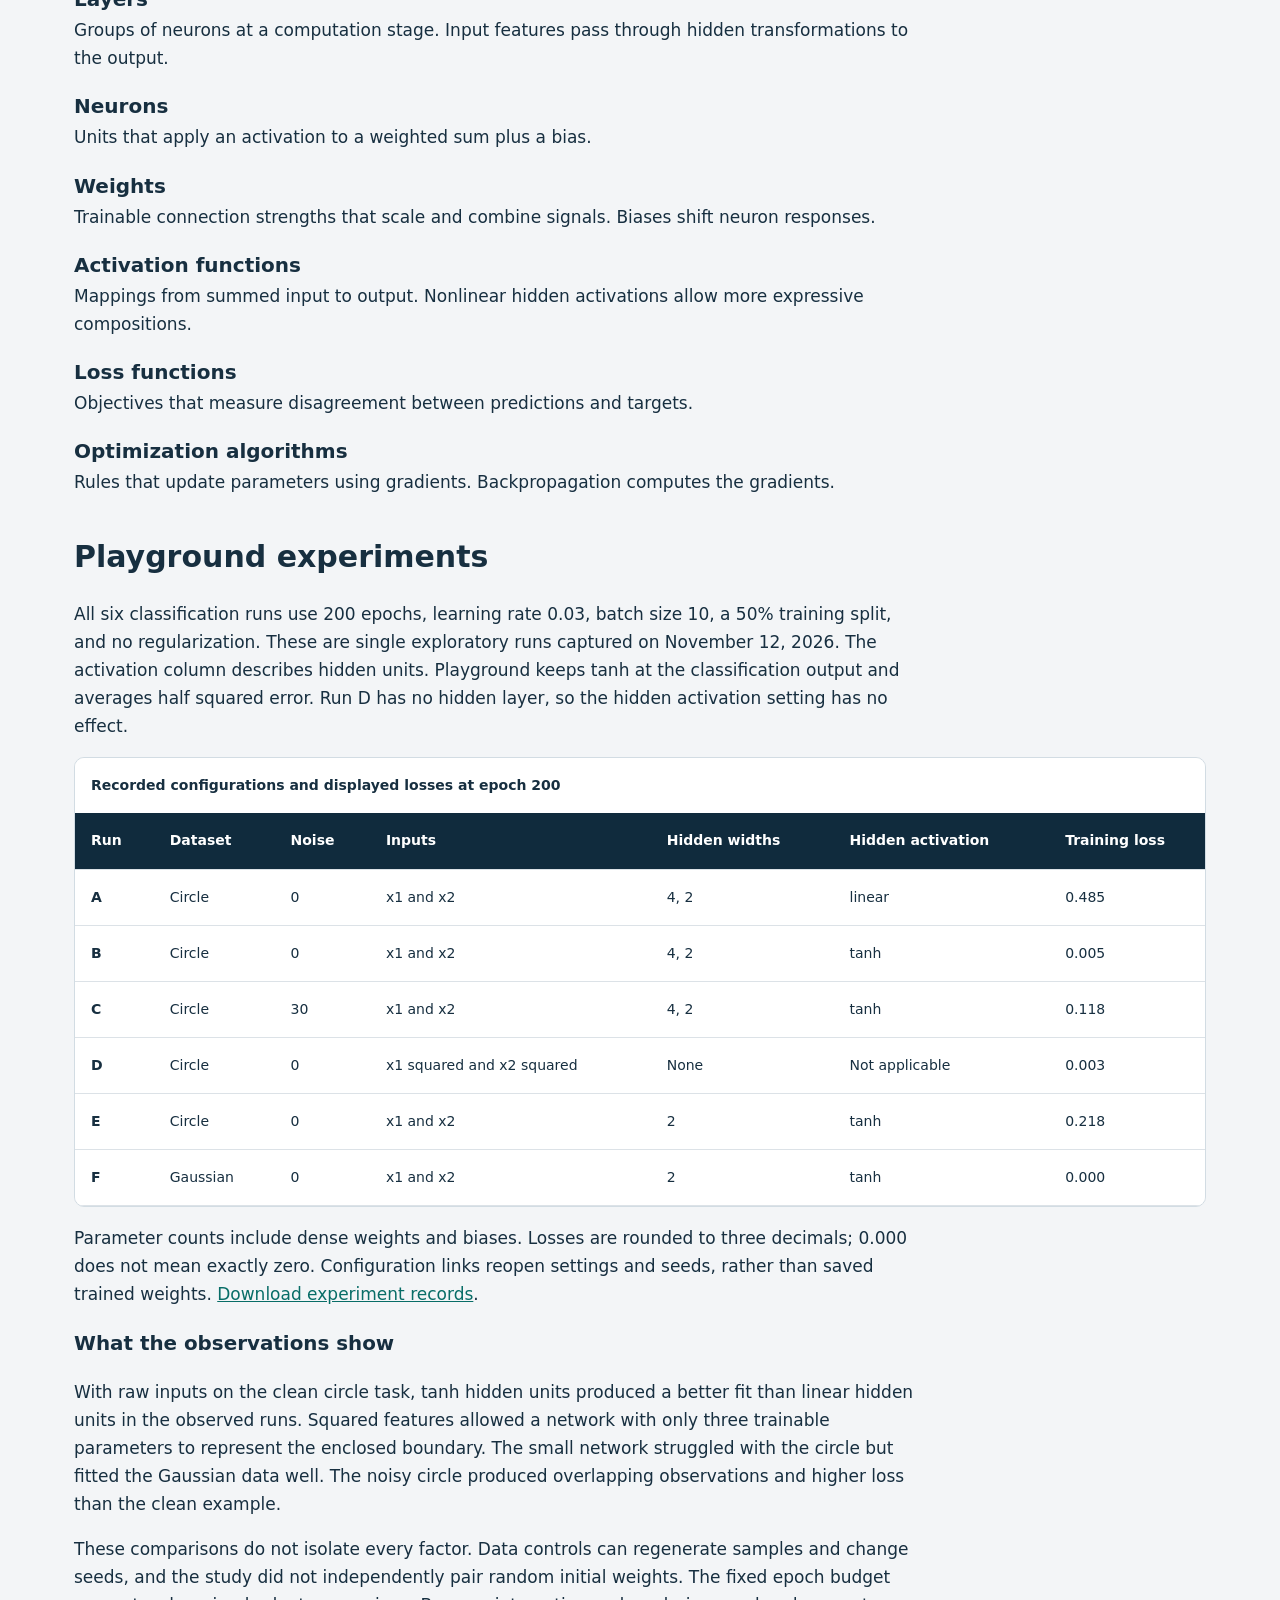
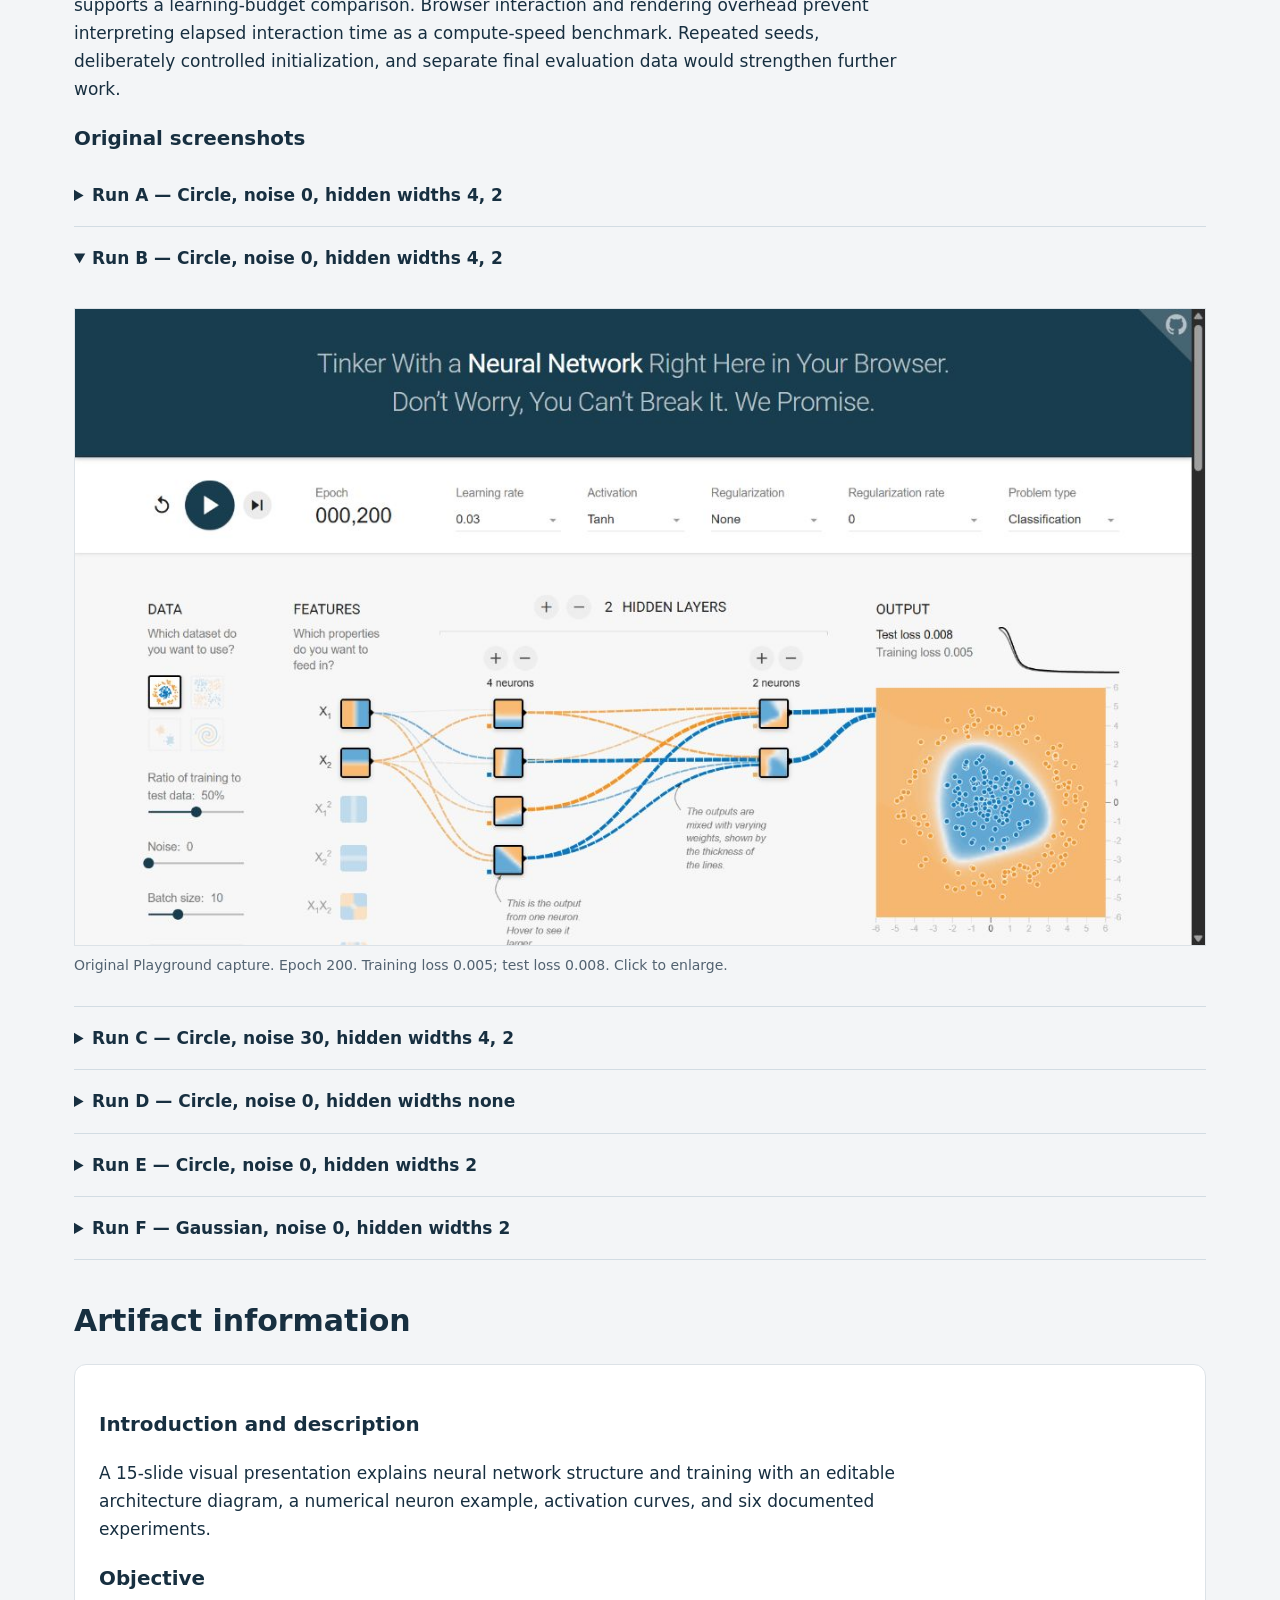
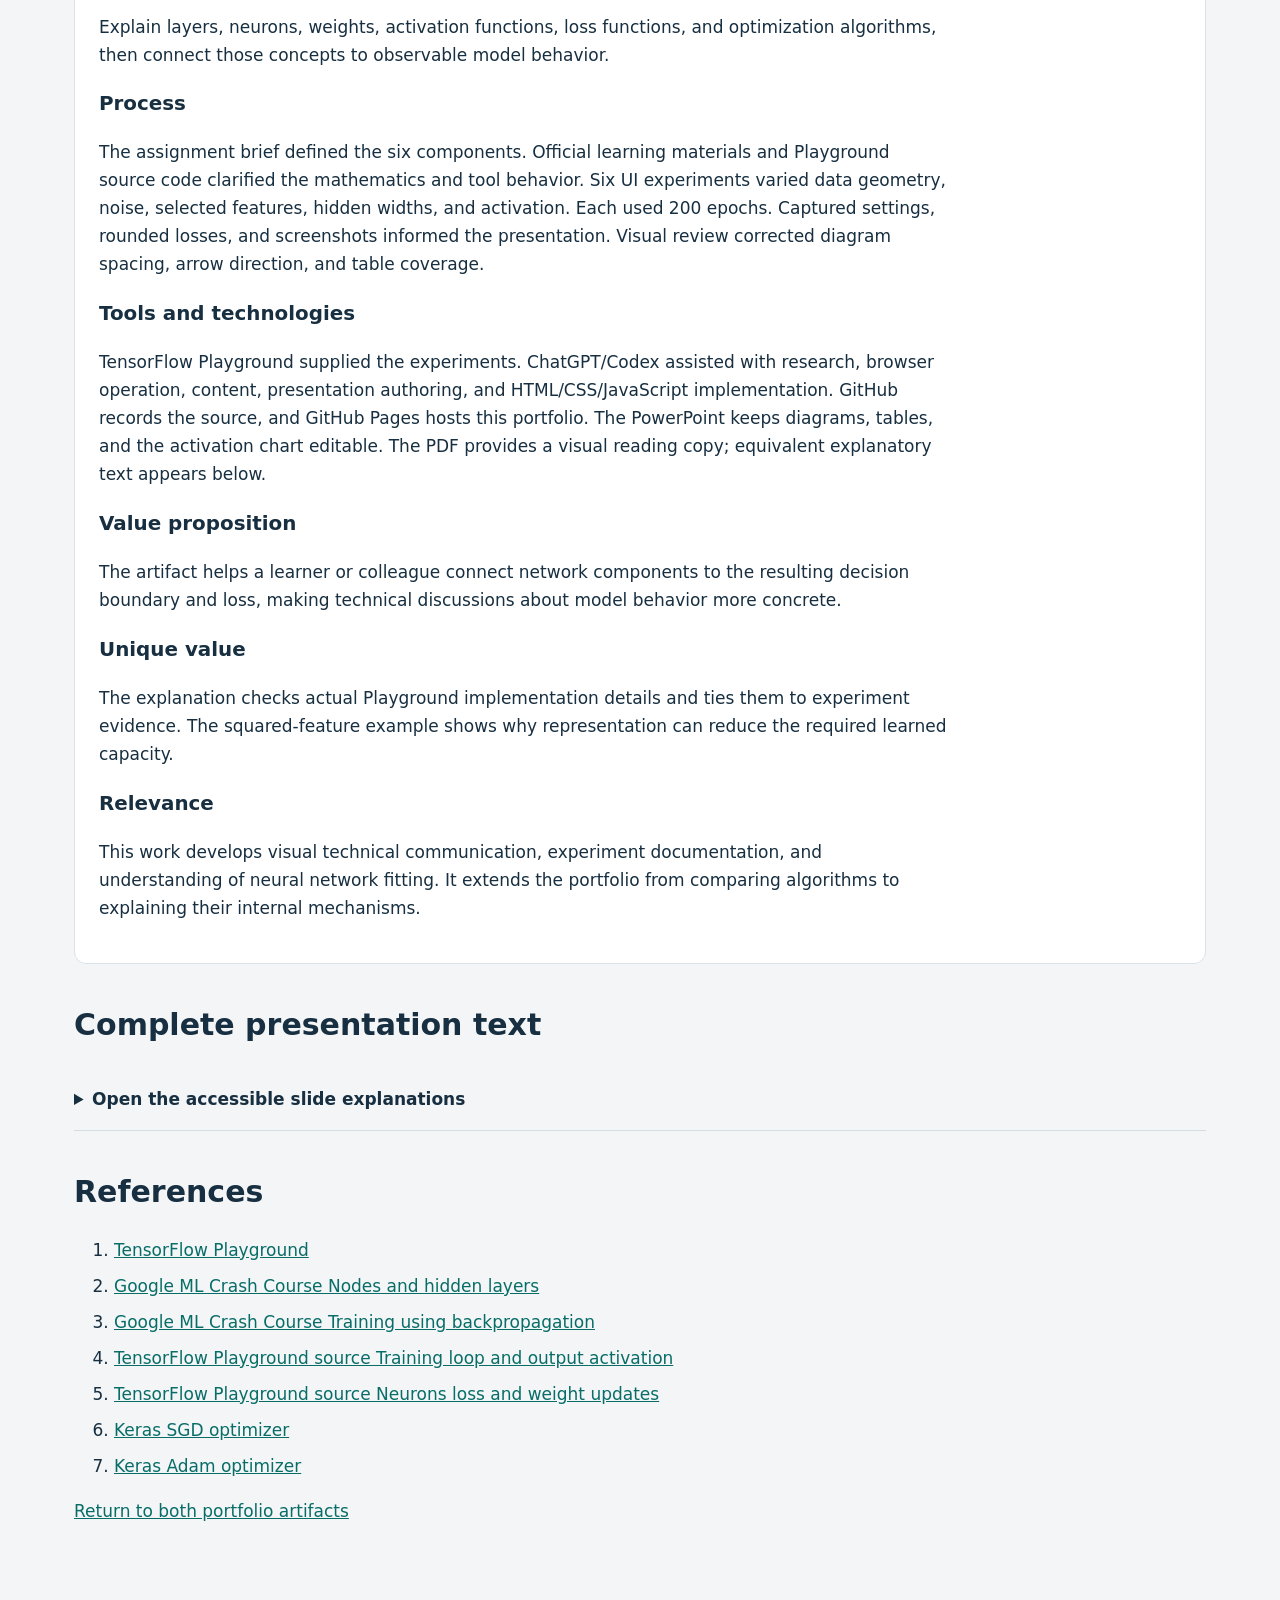
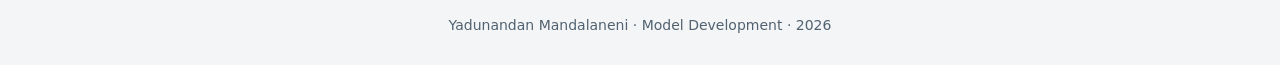
<file: courses/model-development/neural-network-components/index.html>
<!doctype html><html lang="en"><head><meta charset="utf-8"><meta name="viewport" content="width=device-width,initial-scale=1"><title>Neural Network Components | Yadunandan Mandalaneni</title><meta name="description" content="A visual explanation of neural network components with six documented TensorFlow Playground experiments."><link rel="stylesheet" href="../../../styles.css"><link rel="stylesheet" href="artifact.css"></head><body>
<header><nav aria-label="Main navigation"><a href="../../../index.html">Yadunandan Mandalaneni</a><span><a href="../../../index.html#work">Portfolio</a> &nbsp; <a href="../algorithm-types/">Previous artifact</a> &nbsp; <a href="https://github.com/Nandan09-12/Nandan09-12.github.io">Source repository</a></span></nav></header>
<main><p class="eyebrow">Artifact 02 / AIML-501 / Assignment 2.4</p><h1>Neural network components and learning</h1><p class="lead">A visual explanation of how networks compute and learn, supported by six actual TensorFlow Playground experiments.</p>
<p>This second artifact examines the mechanisms inside a neural network. It complements the <a href="../algorithm-types/">Algorithm Types framework</a>, which compares model families across tasks.</p>
<p><a class="button" href="neural-network-components.pptx">Download editable PowerPoint</a><a class="button secondary" href="neural-network-components.pdf">Open PDF viewing copy</a><a class="button secondary" href="#evidence">Explore experiment evidence</a></p>
<h2 id="presentation">Visual presentation</h2><div class="deck" aria-label="Neural network presentation"><div class="controls"><button id="previous" type="button" disabled>Previous slide</button><label for="slide-select">Slide</label><select id="slide-select"><option value="0">1. Neural network components and learning</option><option value="1">2. Architecture and data flow</option><option value="2">3. Neurons weights and bias</option><option value="3">4. Layers and model capacity</option><option value="4">5. Activation functions</option><option value="5">6. Loss functions</option><option value="6">7. Optimization algorithms</option><option value="7">8. Playground experiment design</option><option value="8">9. Nonlinearity changes the circle fit</option><option value="9">10. Features can simplify the architecture</option><option value="10">11. Noise and limited capacity</option><option value="11">12. Dataset difficulty affects the fit</option><option value="12">13. Interpreting the experiments</option><option value="13">14. References</option><option value="14">15. Summary</option></select><button id="next" type="button">Next slide</button></div><figure><img id="slide-image" src="slides/slide-01.png" alt="Slide 1 Neural network components and learning"><figcaption id="slide-caption" aria-live="polite">Slide 1 of 15 — Neural network components and learning</figcaption></figure></div>
<p><a href="#transcript">Read the complete presentation text</a>. Downloads remain available independently of the slide viewer.</p><noscript><p>The full presentation is available in the PowerPoint and PDF downloads and in the text below.</p></noscript>
<h2>Six components in one learning process</h2><dl><dt>Layers</dt><dd>Groups of neurons at a computation stage. Input features pass through hidden transformations to the output.</dd><dt>Neurons</dt><dd>Units that apply an activation to a weighted sum plus a bias.</dd><dt>Weights</dt><dd>Trainable connection strengths that scale and combine signals. Biases shift neuron responses.</dd><dt>Activation functions</dt><dd>Mappings from summed input to output. Nonlinear hidden activations allow more expressive compositions.</dd><dt>Loss functions</dt><dd>Objectives that measure disagreement between predictions and targets.</dd><dt>Optimization algorithms</dt><dd>Rules that update parameters using gradients. Backpropagation computes the gradients.</dd></dl>
<h2 id="evidence">Playground experiments</h2><p>All six classification runs use 200 epochs, learning rate 0.03, batch size 10, a 50% training split, and no regularization. These are single exploratory runs captured on November 12, 2026. The activation column describes hidden units. Playground keeps tanh at the classification output and averages half squared error. Run D has no hidden layer, so the hidden activation setting has no effect.</p>
<div class="scroll" role="region" tabindex="0" aria-label="Experiment results table"><table><caption>Recorded configurations and displayed losses at epoch 200</caption><thead><tr><th>Run</th><th>Dataset</th><th>Noise</th><th>Inputs</th><th>Hidden widths</th><th>Hidden activation</th><th>Training loss</th><th>Test loss</th><th>Parameters</th><th>Seed</th><th>Configuration</th></tr></thead><tbody><tr><th scope="row">A</th><td>Circle</td><td>0</td><td>x1 and x2</td><td>4, 2</td><td>linear</td><td>0.485</td><td>0.541</td><td>25</td><td>0.50685</td><td><a href="https://playground.tensorflow.org/#activation=linear&amp;batchSize=10&amp;dataset=circle&amp;regDataset=reg-plane&amp;learningRate=0.03&amp;regularizationRate=0&amp;noise=0&amp;networkShape=4,2&amp;seed=0.50685&amp;showTestData=false&amp;discretize=false&amp;percTrainData=50&amp;x=true&amp;y=true&amp;xTimesY=false&amp;xSquared=false&amp;ySquared=false&amp;cosX=false&amp;sinX=false&amp;cosY=false&amp;sinY=false&amp;collectStats=false&amp;problem=classification&amp;initZero=false&amp;hideText=false">Open run A settings</a></td></tr><tr><th scope="row">B</th><td>Circle</td><td>0</td><td>x1 and x2</td><td>4, 2</td><td>tanh</td><td>0.005</td><td>0.008</td><td>25</td><td>0.50685</td><td><a href="https://playground.tensorflow.org/#activation=tanh&amp;batchSize=10&amp;dataset=circle&amp;regDataset=reg-plane&amp;learningRate=0.03&amp;regularizationRate=0&amp;noise=0&amp;networkShape=4,2&amp;seed=0.50685&amp;showTestData=false&amp;discretize=false&amp;percTrainData=50&amp;x=true&amp;y=true&amp;xTimesY=false&amp;xSquared=false&amp;ySquared=false&amp;cosX=false&amp;sinX=false&amp;cosY=false&amp;sinY=false&amp;collectStats=false&amp;problem=classification&amp;initZero=false&amp;hideText=false">Open run B settings</a></td></tr><tr><th scope="row">C</th><td>Circle</td><td>30</td><td>x1 and x2</td><td>4, 2</td><td>tanh</td><td>0.118</td><td>0.159</td><td>25</td><td>0.86965</td><td><a href="https://playground.tensorflow.org/#activation=tanh&amp;batchSize=10&amp;dataset=circle&amp;regDataset=reg-plane&amp;learningRate=0.03&amp;regularizationRate=0&amp;noise=30&amp;networkShape=4,2&amp;seed=0.86965&amp;showTestData=false&amp;discretize=false&amp;percTrainData=50&amp;x=true&amp;y=true&amp;xTimesY=false&amp;xSquared=false&amp;ySquared=false&amp;cosX=false&amp;sinX=false&amp;cosY=false&amp;sinY=false&amp;collectStats=false&amp;problem=classification&amp;initZero=false&amp;hideText=false">Open run C settings</a></td></tr><tr><th scope="row">D</th><td>Circle</td><td>0</td><td>x1 squared and x2 squared</td><td>None</td><td>Not applicable</td><td>0.003</td><td>0.002</td><td>3</td><td>0.54364</td><td><a href="https://playground.tensorflow.org/#activation=linear&amp;batchSize=10&amp;dataset=circle&amp;regDataset=reg-plane&amp;learningRate=0.03&amp;regularizationRate=0&amp;noise=0&amp;networkShape=&amp;seed=0.54364&amp;showTestData=false&amp;discretize=false&amp;percTrainData=50&amp;x=false&amp;y=false&amp;xTimesY=false&amp;xSquared=true&amp;ySquared=true&amp;cosX=false&amp;sinX=false&amp;cosY=false&amp;sinY=false&amp;collectStats=false&amp;problem=classification&amp;initZero=false&amp;hideText=false">Open run D settings</a></td></tr><tr><th scope="row">E</th><td>Circle</td><td>0</td><td>x1 and x2</td><td>2</td><td>tanh</td><td>0.218</td><td>0.267</td><td>9</td><td>0.54364</td><td><a href="https://playground.tensorflow.org/#activation=tanh&amp;batchSize=10&amp;dataset=circle&amp;regDataset=reg-plane&amp;learningRate=0.03&amp;regularizationRate=0&amp;noise=0&amp;networkShape=2&amp;seed=0.54364&amp;showTestData=false&amp;discretize=false&amp;percTrainData=50&amp;x=true&amp;y=true&amp;xTimesY=false&amp;xSquared=false&amp;ySquared=false&amp;cosX=false&amp;sinX=false&amp;cosY=false&amp;sinY=false&amp;collectStats=false&amp;problem=classification&amp;initZero=false&amp;hideText=false">Open run E settings</a></td></tr><tr><th scope="row">F</th><td>Gaussian</td><td>0</td><td>x1 and x2</td><td>2</td><td>tanh</td><td>0.000</td><td>0.000</td><td>9</td><td>0.23512</td><td><a href="https://playground.tensorflow.org/#activation=tanh&amp;batchSize=10&amp;dataset=gauss&amp;regDataset=reg-plane&amp;learningRate=0.03&amp;regularizationRate=0&amp;noise=0&amp;networkShape=2&amp;seed=0.23512&amp;showTestData=false&amp;discretize=false&amp;percTrainData=50&amp;x=true&amp;y=true&amp;xTimesY=false&amp;xSquared=false&amp;ySquared=false&amp;cosX=false&amp;sinX=false&amp;cosY=false&amp;sinY=false&amp;collectStats=false&amp;problem=classification&amp;initZero=false&amp;hideText=false">Open run F settings</a></td></tr></tbody></table></div>
<p>Parameter counts include dense weights and biases. Losses are rounded to three decimals; 0.000 does not mean exactly zero. Configuration links reopen settings and seeds, rather than saved trained weights. <a href="experiments.json">Download experiment records</a>.</p>
<h3>What the observations show</h3><p>With raw inputs on the clean circle task, tanh hidden units produced a better fit than linear hidden units in the observed runs. Squared features allowed a network with only three trainable parameters to represent the enclosed boundary. The small network struggled with the circle but fitted the Gaussian data well. The noisy circle produced overlapping observations and higher loss than the clean example.</p>
<p>These comparisons do not isolate every factor. Data controls can regenerate samples and change seeds, and the study did not independently pair random initial weights. The fixed epoch budget supports a learning-budget comparison. Browser interaction and rendering overhead prevent interpreting elapsed interaction time as a compute-speed benchmark. Repeated seeds, deliberately controlled initialization, and separate final evaluation data would strengthen further work.</p>
<h3>Original screenshots</h3><details ><summary>Run A — Circle, noise 0, hidden widths 4, 2</summary><figure><a href="screenshots/A-linear.jpg"><img loading="lazy" src="screenshots/A-linear.jpg" alt="Run A at epoch 200 with training loss 0.485 and test loss 0.541"></a><figcaption>Original Playground capture. Epoch 200. Training loss 0.485; test loss 0.541. Click to enlarge.</figcaption></figure></details><details open><summary>Run B — Circle, noise 0, hidden widths 4, 2</summary><figure><a href="screenshots/B-tanh.jpg"><img loading="lazy" src="screenshots/B-tanh.jpg" alt="Run B at epoch 200 with training loss 0.005 and test loss 0.008"></a><figcaption>Original Playground capture. Epoch 200. Training loss 0.005; test loss 0.008. Click to enlarge.</figcaption></figure></details><details ><summary>Run C — Circle, noise 30, hidden widths 4, 2</summary><figure><a href="screenshots/C-noise.jpg"><img loading="lazy" src="screenshots/C-noise.jpg" alt="Run C at epoch 200 with training loss 0.118 and test loss 0.159"></a><figcaption>Original Playground capture. Epoch 200. Training loss 0.118; test loss 0.159. Click to enlarge.</figcaption></figure></details><details ><summary>Run D — Circle, noise 0, hidden widths none</summary><figure><a href="screenshots/D-features.jpg"><img loading="lazy" src="screenshots/D-features.jpg" alt="Run D at epoch 200 with training loss 0.003 and test loss 0.002"></a><figcaption>Original Playground capture. Epoch 200. Training loss 0.003; test loss 0.002. Click to enlarge.</figcaption></figure></details><details ><summary>Run E — Circle, noise 0, hidden widths 2</summary><figure><a href="screenshots/E-small.jpg"><img loading="lazy" src="screenshots/E-small.jpg" alt="Run E at epoch 200 with training loss 0.218 and test loss 0.267"></a><figcaption>Original Playground capture. Epoch 200. Training loss 0.218; test loss 0.267. Click to enlarge.</figcaption></figure></details><details ><summary>Run F — Gaussian, noise 0, hidden widths 2</summary><figure><a href="screenshots/F-gaussian.jpg"><img loading="lazy" src="screenshots/F-gaussian.jpg" alt="Run F at epoch 200 with training loss 0.000 and test loss 0.000"></a><figcaption>Original Playground capture. Epoch 200. Training loss 0.000; test loss 0.000. Click to enlarge.</figcaption></figure></details>
<h2>Artifact information</h2><section class="panel"><h3>Introduction and description</h3><p>A 15-slide visual presentation explains neural network structure and training with an editable architecture diagram, a numerical neuron example, activation curves, and six documented experiments.</p><h3>Objective</h3><p>Explain layers, neurons, weights, activation functions, loss functions, and optimization algorithms, then connect those concepts to observable model behavior.</p><h3>Process</h3><p>The assignment brief defined the six components. Official learning materials and Playground source code clarified the mathematics and tool behavior. Six UI experiments varied data geometry, noise, selected features, hidden widths, and activation. Each used 200 epochs. Captured settings, rounded losses, and screenshots informed the presentation. Visual review corrected diagram spacing, arrow direction, and table coverage.</p><h3>Tools and technologies</h3><p>TensorFlow Playground supplied the experiments. ChatGPT/Codex assisted with research, browser operation, content, presentation authoring, and HTML/CSS/JavaScript implementation. GitHub records the source, and GitHub Pages hosts this portfolio. The PowerPoint keeps diagrams, tables, and the activation chart editable. The PDF provides a visual reading copy; equivalent explanatory text appears below.</p><h3>Value proposition</h3><p>The artifact helps a learner or colleague connect network components to the resulting decision boundary and loss, making technical discussions about model behavior more concrete.</p><h3>Unique value</h3><p>The explanation checks actual Playground implementation details and ties them to experiment evidence. The squared-feature example shows why representation can reduce the required learned capacity.</p><h3>Relevance</h3><p>This work develops visual technical communication, experiment documentation, and understanding of neural network fitting. It extends the portfolio from comparing algorithms to explaining their internal mechanisms.</p></section>
<h2 id="transcript">Complete presentation text</h2><details><summary>Open the accessible slide explanations</summary><section><h3>1. Neural network components and learning</h3><p>AIML 501 Assignment 2.4. A visual explanation of six neural network components, supported by six actual TensorFlow Playground runs. Yadunandan Mandalaneni. Model Development. November 12, 2026.</p></section><section><h3>2. Architecture and data flow</h3><p>Layers group neurons. Inputs hold supplied features. Hidden layers transform intermediate representations. The output layer produces the prediction. This schematic matches the 2 input, 4 neuron, 2 neuron, 1 output architecture in runs A to C. Lines show trainable connections. Biases also belong to every non-input neuron. The diagram is schematic and does not reproduce learned weights.</p></section><section><h3>3. Neurons weights and bias</h3><p>A neuron computes a weighted sum plus a bias and then applies an activation. Weights scale contributions and can change their sign. Bias shifts the response even when inputs are zero. This numeric example is illustrative rather than a value measured from a trained model. z = 0.6 times 0.8 minus 0.5 times 0.2 plus 0.1 = 0.48. tanh(0.48) is approximately 0.446.</p></section><section><h3>4. Layers and model capacity</h3><p>A layer is a group of units at the same stage of computation. Hidden width and depth affect the functions a network can express and the work per training step. Parameter counts include all dense weights and all non-input biases, using (inputs + 1) times outputs for each adjacent pair of layers. Engineered features are computed outside the learned network. Counts are calculated from the recorded architecture, not reported by the Playground UI.</p></section><section><h3>5. Activation functions</h3><p>An activation maps the summed input to the neuron output. Nonlinear hidden activations allow compositions that express curved boundaries. The curves here are calculated from the standard mathematical functions. In Playground classification the output activation stays tanh, while the activation menu changes hidden units. A linear hidden network still has a straight classification boundary in the raw two-dimensional inputs. The no-hidden run makes the hidden activation menu irrelevant.</p></section><section><h3>6. Loss functions</h3><p>A loss measures disagreement between predictions and targets and gives training an objective. Playground uses the average half squared error, with class labels minus one and plus one. Its displayed loss is not accuracy. Binary cross entropy is another common objective for a model that outputs class probabilities and uses labels zero and one. The example squared error is hypothetical. No binary cross entropy experiment was run.</p></section><section><h3>7. Optimization algorithms</h3><p>Optimization algorithms update weights and biases to reduce the objective. Backpropagation computes gradients using the chain rule. The optimizer applies updates using those gradients. Playground uses averaged mini-batch gradient updates. With batch size 10, every 10 training samples trigger an update. Momentum uses a running velocity. Adam uses estimates of first and second gradient moments to adapt the updates. Only Playground mini-batch gradient descent was used in this artifact.</p></section><section><h3>8. Playground experiment design</h3><p>Six exploratory classification runs were performed on November 12, 2026. Each run used 200 epochs, learning rate 0.03, batch size 10, a 50 percent training split, and no regularization. The menu activation describes hidden units. Run D has no hidden layer, so its menu activation has no effect. The output is tanh in every classification run. Changes to data controls regenerate samples and change the seed. These are single-run observations rather than replicated causal estimates. A and B share a dataset seed, but initialization is not controlled independently. The UI reports losses rounded to three decimals. URLs preserve settings and seeds but not trained weights.</p></section><section><h3>9. Nonlinearity changes the circle fit</h3><p>Actual screenshots and displayed losses from runs A and B. Both runs use circle data, noise zero, raw x1 and x2 inputs, hidden layers 4 and 2, the same visible seed 0.50685, and 200 epochs. Hidden activation changes from linear to tanh. A tanh output remains fixed in both. The screenshot shows B. The nonlinear hidden features allow the network to form an enclosed boundary. Random initial weights were not paired independently, so the measured difference should not be treated as a replicated causal effect.</p></section><section><h3>10. Features can simplify the architecture</h3><p>Run D uses squared inputs x1 squared and x2 squared, no hidden layers, circle data with zero noise, and a tanh output. At 200 epochs the displayed training loss is 0.003 and test loss is 0.002. Only three trainable parameters remain, including the output bias. A weighted sum of squared coordinates can express an ellipse or circle in the original coordinates. This fits the radial structure of the chosen task. Multiple settings and the seed differ from A, so this is a representation example rather than an isolated one-factor comparison.</p></section><section><h3>11. Noise and limited capacity</h3><p>Screenshot of run C with noise 30. It returns training loss 0.118 and test loss 0.159 after 200 epochs, using hidden layers 4 and 2 with tanh. The noisy points overlap more than in the clean case. Run E uses the clean circle task with one hidden layer of two neurons and returns 0.218 and 0.267. Its boundary leaves visible errors. The runs illustrate different reasons for poor fit. Noise can make examples less separable. Limited capacity can restrict the decision boundary. Data seeds and initialization differ, so the study does not quantify their independent causal effects.</p></section><section><h3>12. Dataset difficulty affects the fit</h3><p>Run F keeps a two-neuron hidden layer and raw inputs, but changes to Gaussian data with zero noise. At 200 epochs both displayed losses round to 0.000. The classes are separated by a near straight boundary. E and F demonstrate that a small architecture can work well on an easier geometry while struggling with a circle. The seed changes with the dataset. A rounded zero is not proof of exactly zero error, nor evidence that this architecture generalizes to other datasets. Screenshot from actual run F.</p></section><section><h3>13. Interpreting the experiments</h3><p>Training time can mean wall-clock time or the number of optimization passes. This exploration controls epoch budget and compares network parameter counts as a complexity indicator. It does not benchmark elapsed training time because browser rendering and automated step interactions add overhead. All runs reached 200 epochs, but loss values differed. A stronger future evaluation would fix data and initialization deliberately, repeat seeds, compare learning curves and wall-clock compute, and hold back a final untouched evaluation set. Test data here serve exploratory feedback, so these losses should not be represented as final unbiased performance estimates.</p></section><section><h3>14. References</h3><p>Sources consulted for concepts and the implementation details. Playground screenshots are original captures of the actual experiments. Source links and recorded configuration URLs are also provided on the portfolio page.</p></section><section><h3>15. Summary</h3><p>Visualizing a network connects individual computations with the overall decision boundary. Layers organize computations. Neurons combine weighted inputs and bias then apply an activation. Loss supplies the fitting objective and optimization changes the parameters. The experiments show the roles of nonlinear hidden units, appropriate input features, data noise, and network capacity. The artifact focuses on neural network mechanisms and evidence, complementing the first portfolio artifact which compares algorithm families. ChatGPT/Codex assisted with research synthesis, operating the Playground, generating the presentation and implementing the portfolio page.</p></section></details>
<h2>References</h2><ol><li><a href="https://playground.tensorflow.org/">TensorFlow Playground</a></li><li><a href="https://developers.google.com/machine-learning/crash-course/neural-networks/nodes-hidden-layers">Google ML Crash Course  Nodes and hidden layers</a></li><li><a href="https://developers.google.com/machine-learning/crash-course/neural-networks/backpropagation">Google ML Crash Course  Training using backpropagation</a></li><li><a href="https://github.com/tensorflow/playground/blob/master/src/playground.ts">TensorFlow Playground source  Training loop and output activation</a></li><li><a href="https://github.com/tensorflow/playground/blob/master/src/nn.ts">TensorFlow Playground source  Neurons loss and weight updates</a></li><li><a href="https://keras.io/api/optimizers/sgd/">Keras  SGD optimizer</a></li><li><a href="https://keras.io/api/optimizers/adam/">Keras  Adam optimizer</a></li></ol><p><a href="../../../index.html#work">Return to both portfolio artifacts</a></p></main><footer>Yadunandan Mandalaneni · Model Development · 2026</footer><script src="viewer.js"></script></body></html>
</file>
<file: styles.css>
*{box-sizing:border-box}body{margin:0;background:#f3f5f7;color:#172f40;font:17px/1.65 system-ui,sans-serif}a{color:#086d67}header{background:#102b3d;color:white;padding:25px max(6vw,22px)}header a{color:#a3eddf}nav{display:flex;justify-content:space-between;gap:20px;flex-wrap:wrap}main{max-width:1180px;margin:auto;padding:44px 24px}h1{font-size:clamp(34px,5vw,64px);line-height:1.08;letter-spacing:-2px;margin:14px 0 24px}h2{font-size:30px;line-height:1.25;margin-top:42px}h3{margin-bottom:8px}p{max-width:850px}.eyebrow{font-size:13px;text-transform:uppercase;letter-spacing:2px;color:#16857b;font-weight:750}.lead{font-size:21px}.button{display:inline-block;background:#086f68;color:white;text-decoration:none;border-radius:7px;padding:12px 19px;margin:8px 8px 8px 0}.secondary{background:#e0ece9;color:#13463e}.panel{background:white;border:1px solid #dce2e7;border-radius:12px;padding:24px;margin:22px 0}.note{border-left:5px solid #6c49a8;background:#efebf7;padding:18px}figure{margin:24px 0}figure img{max-width:100%;height:auto;border:1px solid #dce2e7}figcaption{font-size:14px;color:#526270}.scroll{overflow:auto;border:1px solid #d2dce3;border-radius:10px;background:white}table{border-collapse:collapse;min-width:1100px;font-size:14px}caption{padding:16px;text-align:left;font-weight:bold}th,td{text-align:left;vertical-align:top;padding:16px;border-bottom:1px solid #dce2e7}thead{background:#102b3d;color:white}tbody th{min-width:155px}td{min-width:160px}footer{padding:28px;text-align:center;font-size:14px;color:#526270}li{margin:8px 0}:focus-visible{outline:3px solid #bf7624;outline-offset:4px}.cards{display:grid;grid-template-columns:repeat(auto-fit,minmax(260px,1fr));gap:20px}.cards .panel{margin:0}html{scroll-behavior:smooth}@media print{header,nav,.button{display:none}main{padding:0}body{background:white;font-size:11pt}h1{font-size:28pt}.scroll{overflow:visible}table{min-width:0;font-size:8pt}td,th{min-width:0;padding:5px}}
</file>
<file: courses/model-development/neural-network-components/artifact.css>
.deck{background:white;padding:18px;border:1px solid #d2dce3;border-radius:10px}.deck figure{margin:12px 0 0}.deck img{display:block;width:100%;height:auto}.controls{display:flex;align-items:center;gap:12px;flex-wrap:wrap}button,select{font:inherit;padding:9px 12px;border:1px solid #8097a3;border-radius:5px;background:white;color:#142f40}button{cursor:pointer}button:disabled{opacity:.45;cursor:default}.controls select{max-width:100%;flex:1;min-width:200px}summary{cursor:pointer;font-weight:650;padding:12px 0}details{border-bottom:1px solid #d2dce3;padding:5px 0}dt{font-size:20px;font-weight:750;margin-top:18px}dd{margin-left:0;max-width:850px}table{min-width:1750px}.scroll td,.scroll th{min-width:0}#transcript+details p{max-width:950px}@media(max-width:650px){main{padding:25px 16px}.deck{padding:8px}.controls{gap:7px}.controls button{padding:8px}.controls label{display:none}.controls select{order:3;flex-basis:100%}h1{letter-spacing:-1px}}
</file>
